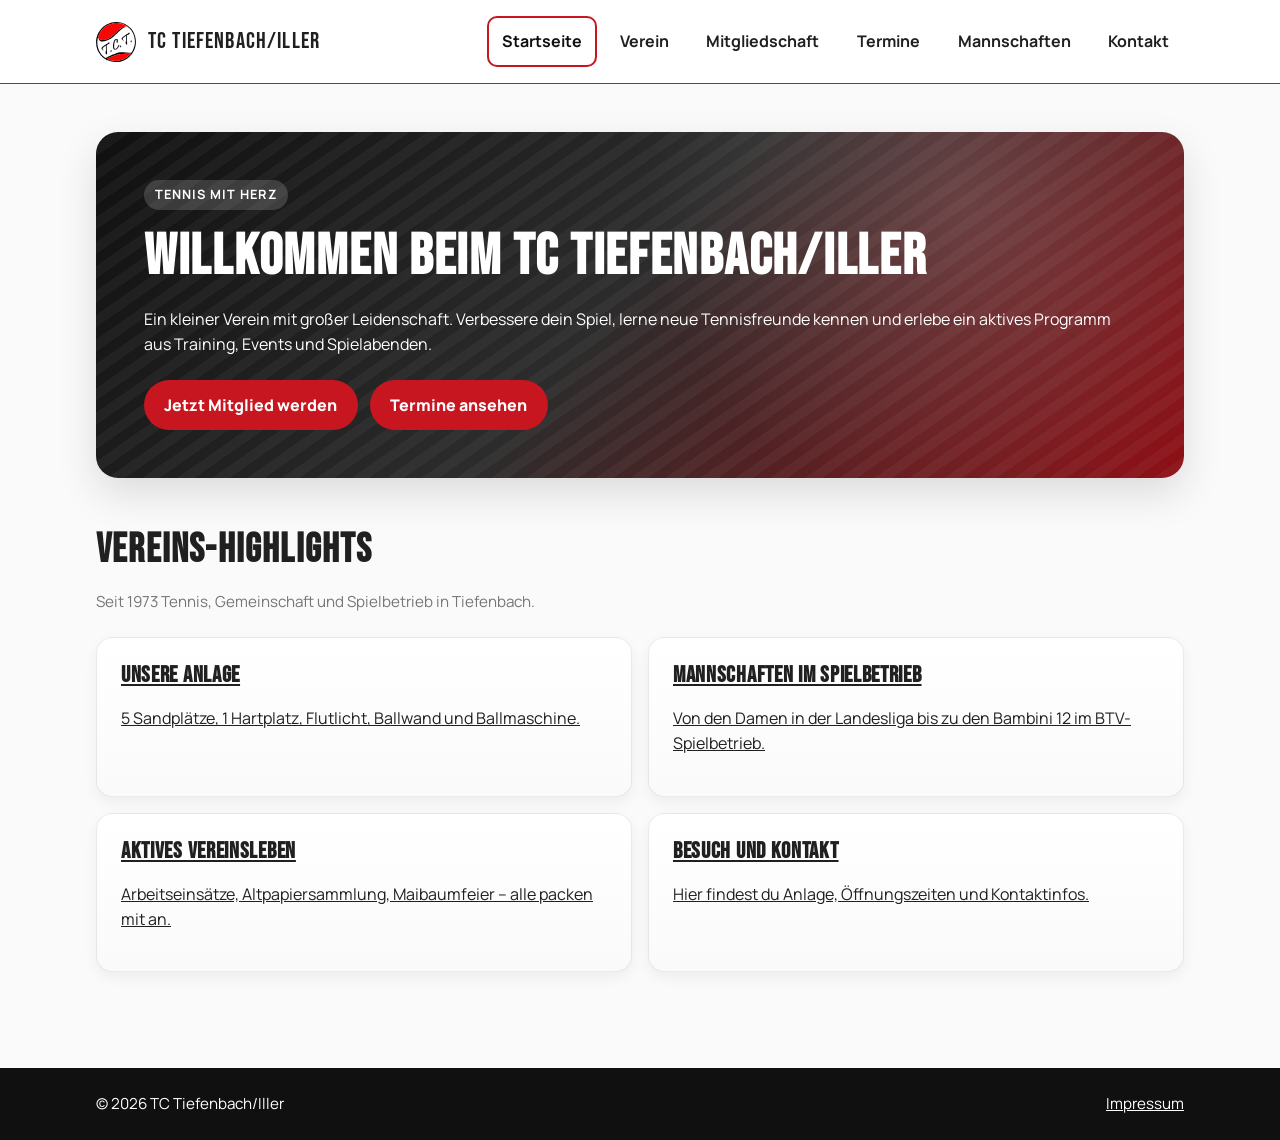
<file: index.html>
<!doctype html>
<html lang="de">
  <head>
    <meta charset="UTF-8" />
    <meta name="viewport" content="width=device-width, initial-scale=1.0" />
    <title>TC Tiefenbach/Iller | Startseite</title>
    <meta
      name="description"
      content="Der TC Tiefenbach/Iller ist ein einladender Tennisverein mit Training, Events und Spielbetrieb für alle Altersgruppen."
    />
    <meta property="og:title" content="TC Tiefenbach/Iller" />
    <meta
      property="og:description"
      content="Moderner, gemeinschaftsorientierter Tennissport für Einsteiger und Wettkampfspieler."
    />
    <meta property="og:type" content="website" />
    <link rel="preload" href="fonts/manrope-400.woff2" as="font" type="font/woff2" crossorigin="anonymous" />
    <link rel="preload" href="fonts/manrope-700.woff2" as="font" type="font/woff2" crossorigin="anonymous" />
    <link rel="preload" href="fonts/bebas-neue-400.woff2" as="font" type="font/woff2" crossorigin="anonymous" />
    <link rel="icon" href="images/tc-tiefenbach-logo-without-text.svg" type="image/svg+xml" />
    <link rel="stylesheet" href="css/style.css" />
  </head>
  <body class="home-page">
    <a class="skip-link" href="#main-content">Zum Inhalt springen</a>
    <header class="site-header">
      <div class="header-inner">
        <a class="brand" href="index.html" aria-label="TC Tiefenbach/Iller Startseite">
          <span class="brand-mark" aria-hidden="true"></span>
          <span class="brand-text">TC Tiefenbach/Iller</span>
        </a>
        <button
          class="nav-toggle"
          type="button"
          data-nav-toggle
          aria-expanded="false"
          aria-controls="primary-nav"
        >
          Menü
        </button>
        <nav id="primary-nav" class="primary-nav" data-primary-nav aria-label="Hauptnavigation">
          <ul>
            <li><a aria-current="page" href="index.html">Startseite</a></li>
            <li><a href="about.html">Verein</a></li>
            <li><a href="membership.html">Mitgliedschaft</a></li>
            <li><a href="schedule.html">Termine</a></li>
            <li><a href="teams.html">Mannschaften</a></li>
            <li><a href="contact.html">Kontakt</a></li>
          </ul>
        </nav>
      </div>
    </header>

    <main id="main-content" class="page">
      <section class="hero reveal">
        <span class="kicker">Tennis mit Herz</span>
        <h1>Willkommen beim TC Tiefenbach/Iller</h1>
        <p>
          Ein kleiner Verein mit großer Leidenschaft. Verbessere dein Spiel, lerne
          neue Tennisfreunde kennen und erlebe ein aktives Programm aus Training,
          Events und Spielabenden.
        </p>
        <div class="actions">
          <a class="btn btn-primary" href="membership.html">Jetzt Mitglied werden</a>
          <a class="btn btn-primary" href="schedule.html">Termine ansehen</a>
        </div>
      </section>

      <section class="section reveal" aria-labelledby="highlights-title">
        <div class="section-header">
          <h2 id="highlights-title">Vereins-Highlights</h2>
          <p class="meta">Seit 1973 Tennis, Gemeinschaft und Spielbetrieb in Tiefenbach.</p>
        </div>
        <div class="grid two">
          <a class="card card-muted" href="about.html">
            <h3>Unsere Anlage</h3>
            <p>5 Sandplätze, 1 Hartplatz, Flutlicht, Ballwand und Ballmaschine.</p>
          </a>
          <a class="card card-muted" href="teams.html">
            <h3>Mannschaften im Spielbetrieb</h3>
            <p>Von den Damen in der Landesliga bis zu den Bambini 12 im BTV-Spielbetrieb.</p>
          </a>
          <a class="card card-muted" href="schedule.html">
            <h3>Aktives Vereinsleben</h3>
            <p>Arbeitseinsätze, Altpapiersammlung, Maibaumfeier – alle packen mit an.</p>
          </a>
          <a class="card card-muted" href="contact.html">
            <h3>Besuch und Kontakt</h3>
            <p>Hier findest du Anlage, Öffnungszeiten und Kontaktinfos.</p>
          </a>
        </div>
      </section>
    </main>

    <footer class="site-footer">
      <div class="footer-inner">
        <p class="meta">© 2026 TC Tiefenbach/Iller</p>
        <p class="meta"><a href="impressum.html">Impressum</a></p>
      </div>
    </footer>
    <script src="js/main.js"></script>
  </body>
</html>
</file>
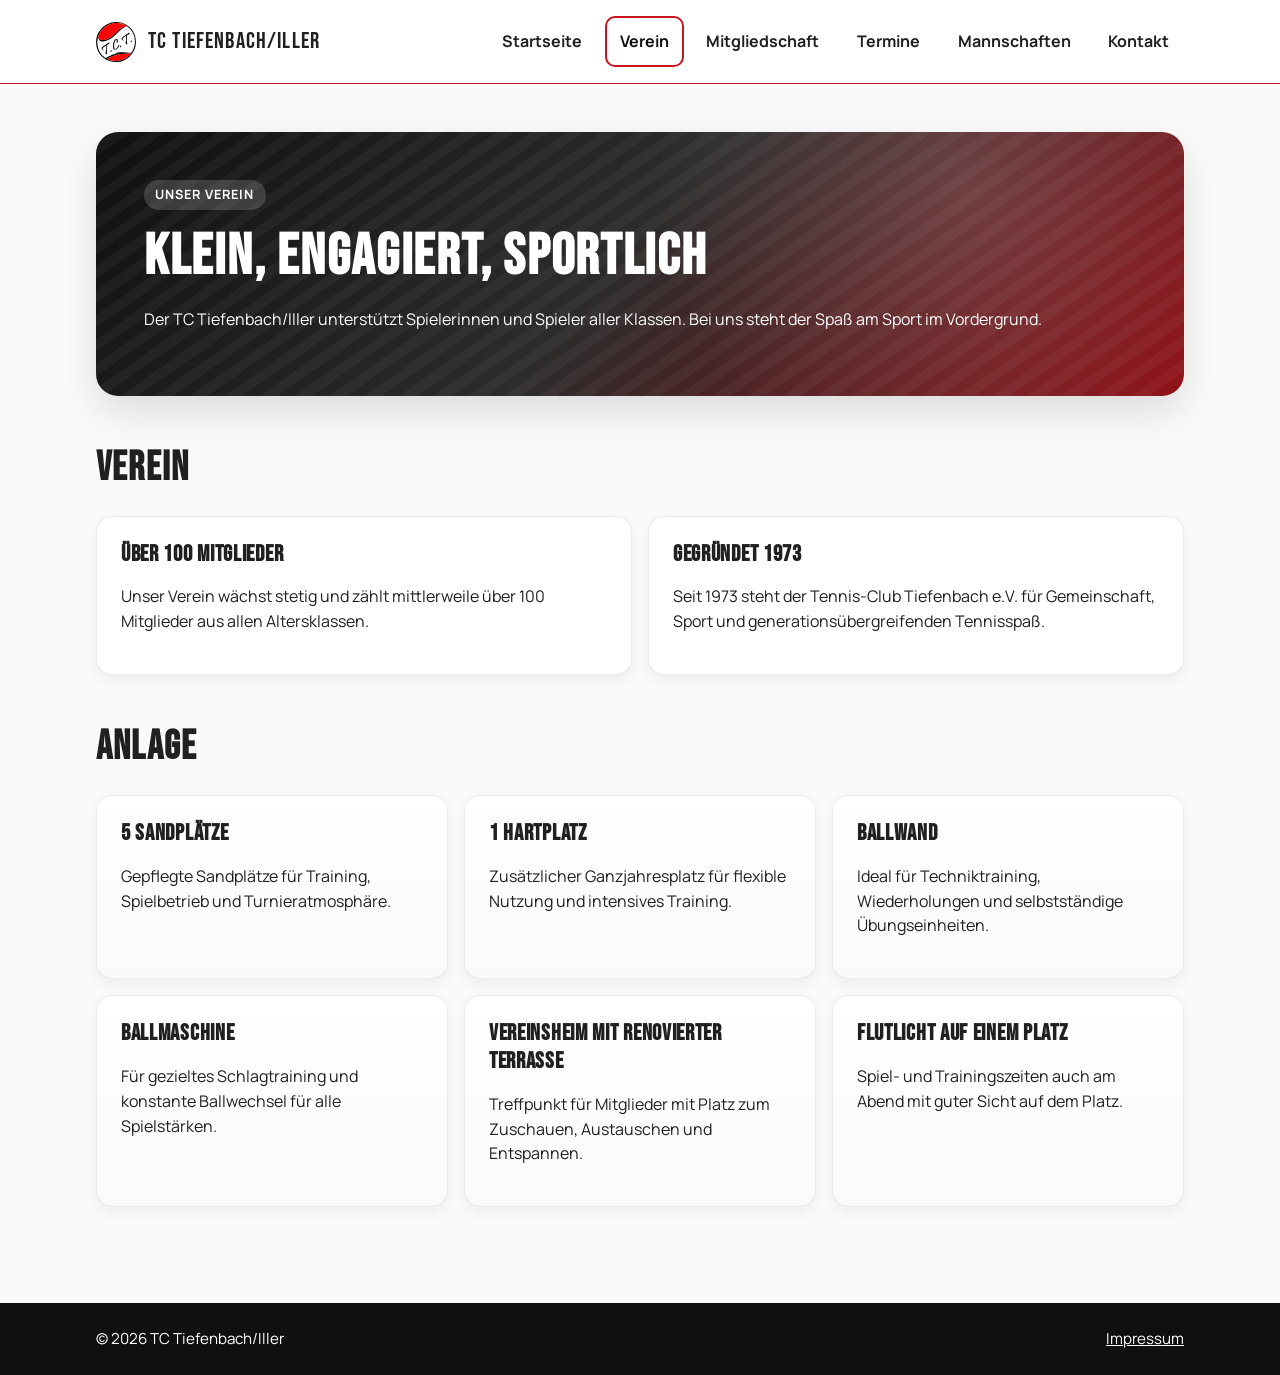
<file: about.html>
<!doctype html>
<html lang="de">
  <head>
    <meta charset="UTF-8" />
    <meta name="viewport" content="width=device-width, initial-scale=1.0" />
    <title>TC Tiefenbach/Iller | Verein</title>
    <meta
      name="description"
      content="Erfahre mehr über Leitbild, Trainingsphilosophie und Anlage des TC Tiefenbach/Iller."
    />
    <link rel="preload" href="fonts/manrope-400.woff2" as="font" type="font/woff2" crossorigin="anonymous" />
    <link rel="preload" href="fonts/manrope-700.woff2" as="font" type="font/woff2" crossorigin="anonymous" />
    <link rel="preload" href="fonts/bebas-neue-400.woff2" as="font" type="font/woff2" crossorigin="anonymous" />
    <link rel="icon" href="images/tc-tiefenbach-logo-without-text.svg" type="image/svg+xml" />
    <link rel="stylesheet" href="css/style.css" />
  </head>
  <body class="about-page">
    <a class="skip-link" href="#main-content">Zum Inhalt springen</a>
    <header class="site-header">
      <div class="header-inner">
        <a class="brand" href="index.html" aria-label="TC Tiefenbach/Iller Startseite">
          <span class="brand-mark" aria-hidden="true"></span>
          <span class="brand-text">TC Tiefenbach/Iller</span>
        </a>
        <button
          class="nav-toggle"
          type="button"
          data-nav-toggle
          aria-expanded="false"
          aria-controls="primary-nav"
        >
          Menü
        </button>
        <nav id="primary-nav" class="primary-nav" data-primary-nav aria-label="Hauptnavigation">
          <ul>
            <li><a href="index.html">Startseite</a></li>
            <li><a aria-current="page" href="about.html">Verein</a></li>
            <li><a href="membership.html">Mitgliedschaft</a></li>
            <li><a href="schedule.html">Termine</a></li>
            <li><a href="teams.html">Mannschaften</a></li>
            <li><a href="contact.html">Kontakt</a></li>
          </ul>
        </nav>
      </div>
    </header>

    <main id="main-content" class="page">
      <section class="hero reveal">
        <span class="kicker">Unser Verein</span>
        <h1>Klein, engagiert, sportlich</h1>
        <p>
          Der TC Tiefenbach/Iller unterstützt Spielerinnen und Spieler aller Klassen.
          Bei uns steht der Spaß am Sport im Vordergrund.
        </p>
      </section>

      <section class="section reveal" aria-labelledby="mission-title">
        <div class="section-header">
          <h2 id="mission-title">Verein</h2>
        </div>
        <div class="grid two">
          <article class="card">
            <h3>Über 100 Mitglieder</h3>
            <p>
              Unser Verein wächst stetig und zählt mittlerweile über 100 Mitglieder
              aus allen Altersklassen.
            </p>
          </article>
          <article class="card">
            <h3>Gegründet 1973</h3>
            <p>
              Seit 1973 steht der Tennis-Club Tiefenbach e.V. für Gemeinschaft, Sport und
              generationsübergreifenden Tennisspaß.
            </p>
          </article>
        </div>
      </section>

      <section class="section reveal" aria-labelledby="facilities-title">
        <div class="section-header">
          <h2 id="facilities-title">Anlage</h2>
        </div>
        <div class="grid three">
          <article class="card card-muted">
            <h3>5 Sandplätze</h3>
            <p>Gepflegte Sandplätze für Training, Spielbetrieb und Turnieratmosphäre.</p>
          </article>
          <article class="card card-muted">
            <h3>1 Hartplatz</h3>
            <p>Zusätzlicher Ganzjahresplatz für flexible Nutzung und intensives Training.</p>
          </article>
          <article class="card card-muted">
            <h3>Ballwand</h3>
            <p>Ideal für Techniktraining, Wiederholungen und selbstständige Übungseinheiten.</p>
          </article>
          <article class="card card-muted">
            <h3>Ballmaschine</h3>
            <p>Für gezieltes Schlagtraining und konstante Ballwechsel für alle Spielstärken.</p>
          </article>
          <article class="card card-muted">
            <h3>Vereinsheim mit renovierter Terrasse</h3>
            <p>Treffpunkt für Mitglieder mit Platz zum Zuschauen, Austauschen und Entspannen.</p>
          </article>
          <article class="card card-muted">
            <h3>Flutlicht auf einem Platz</h3>
            <p>Spiel- und Trainingszeiten auch am Abend mit guter Sicht auf dem Platz.</p>
          </article>
        </div>
      </section>
    </main>

    <footer class="site-footer">
      <div class="footer-inner">
        <p class="meta">© 2026 TC Tiefenbach/Iller</p>
        <p class="meta"><a href="impressum.html">Impressum</a></p>
      </div>
    </footer>
    <script src="js/main.js"></script>
  </body>
</html>
</file>
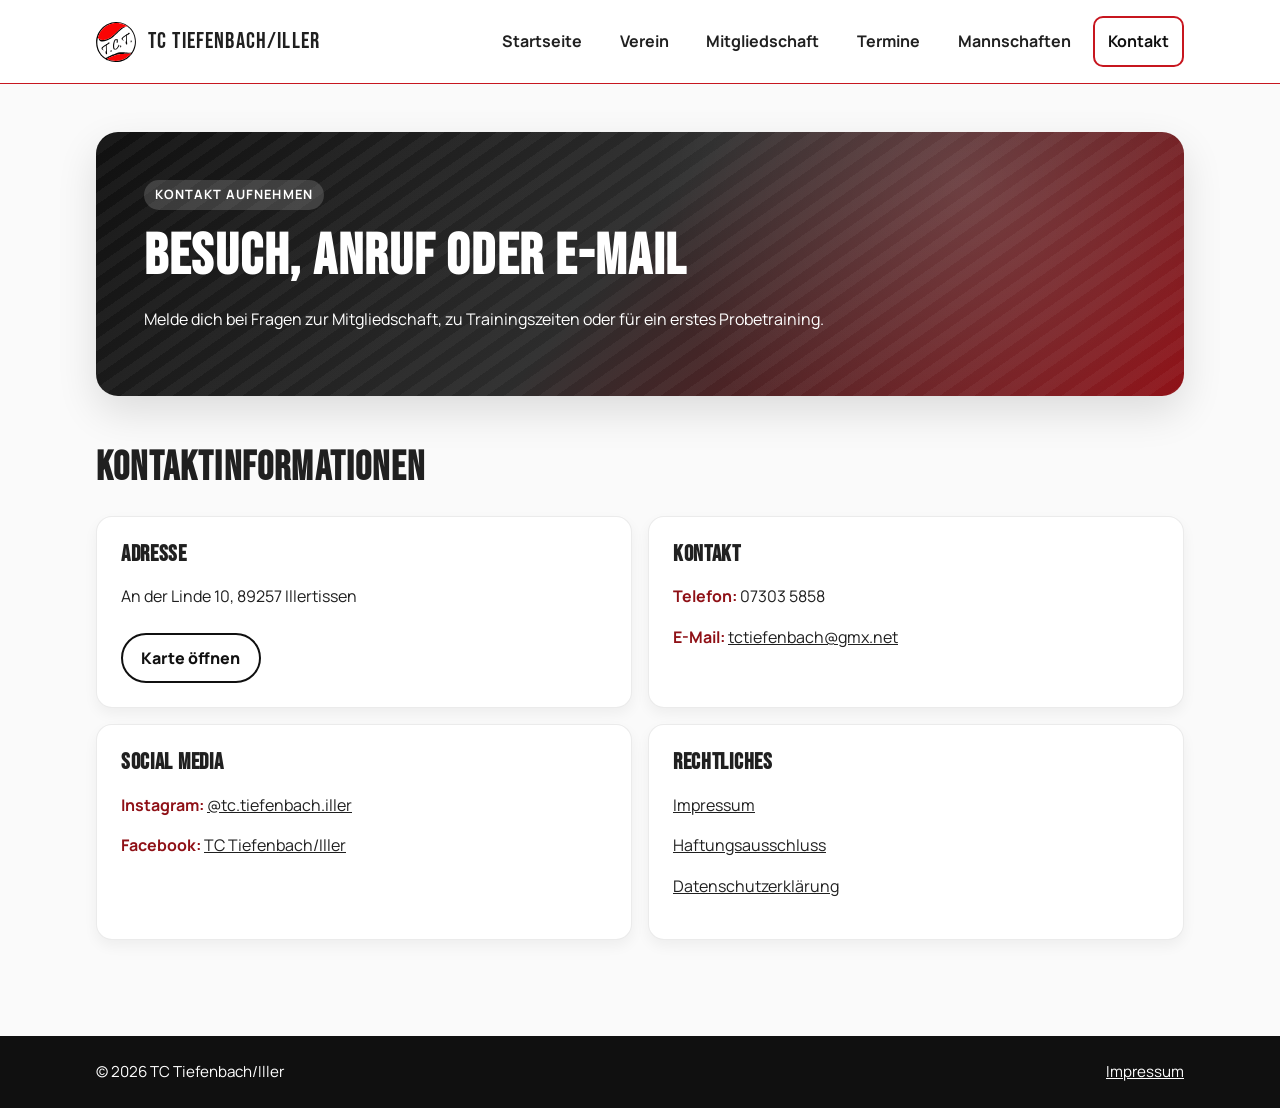
<file: contact.html>
<!doctype html>
<html lang="de">
  <head>
    <meta charset="UTF-8" />
    <meta name="viewport" content="width=device-width, initial-scale=1.0" />
    <title>TC Tiefenbach/Iller | Kontakt</title>
    <meta
      name="description"
      content="Kontakt zum TC Tiefenbach/Iller für Mitgliedschaft, Trainingszeiten und Fragen."
    />
    <link rel="preload" href="fonts/manrope-400.woff2" as="font" type="font/woff2" crossorigin="anonymous" />
    <link rel="preload" href="fonts/manrope-700.woff2" as="font" type="font/woff2" crossorigin="anonymous" />
    <link rel="preload" href="fonts/bebas-neue-400.woff2" as="font" type="font/woff2" crossorigin="anonymous" />
    <link rel="icon" href="images/tc-tiefenbach-logo-without-text.svg" type="image/svg+xml" />
    <link rel="stylesheet" href="css/style.css" />
  </head>
  <body class="contact-page">
    <a class="skip-link" href="#main-content">Zum Inhalt springen</a>
    <header class="site-header">
      <div class="header-inner">
        <a class="brand" href="index.html" aria-label="TC Tiefenbach/Iller Startseite">
          <span class="brand-mark" aria-hidden="true"></span>
          <span class="brand-text">TC Tiefenbach/Iller</span>
        </a>
        <button
          class="nav-toggle"
          type="button"
          data-nav-toggle
          aria-expanded="false"
          aria-controls="primary-nav"
        >
          Menü
        </button>
        <nav id="primary-nav" class="primary-nav" data-primary-nav aria-label="Hauptnavigation">
          <ul>
            <li><a href="index.html">Startseite</a></li>
            <li><a href="about.html">Verein</a></li>
            <li><a href="membership.html">Mitgliedschaft</a></li>
            <li><a href="schedule.html">Termine</a></li>
            <li><a href="teams.html">Mannschaften</a></li>
            <li><a aria-current="page" href="contact.html">Kontakt</a></li>
          </ul>
        </nav>
      </div>
    </header>

    <main id="main-content" class="page">
      <section class="hero reveal">
        <span class="kicker">Kontakt aufnehmen</span>
        <h1>Besuch, Anruf oder E-Mail</h1>
        <p>
          Melde dich bei Fragen zur Mitgliedschaft, zu Trainingszeiten oder für ein
          erstes Probetraining.
        </p>
      </section>

      <section class="section reveal" aria-labelledby="contact-title">
        <div class="section-header">
          <h2 id="contact-title">Kontaktinformationen</h2>
        </div>
        <div class="grid two">
          <article class="card">
            <h3>Adresse</h3>
            <p>An der Linde 10, 89257 Illertissen</p>
            <div class="actions">
              <a
                class="btn btn-secondary"
                href="https://www.openstreetmap.org/way/71460845#map=18/48.247544/10.118242"
                target="_blank"
                rel="noopener noreferrer"
              >
                Karte öffnen
              </a>
          </article>
          <article class="card">
            <h3>Kontakt</h3>
            <p><strong>Telefon:</strong> 07303 5858</p>
            <p><strong>E-Mail:</strong> <a href="mailto:tctiefenbach@gmx.net">tctiefenbach@gmx.net</a></p>
          </article>
          <article class="card">
            <h3>Social Media</h3>
            <p><strong>Instagram:</strong> <a href="https://www.instagram.com/tc.tiefenbach.iller/" target="_blank" rel="noopener noreferrer">@tc.tiefenbach.iller</a></p>
            <p><strong>Facebook:</strong> <a href="https://www.facebook.com/p/TC-Tiefenbach-Iller-100054295969662/" target="_blank" rel="noopener noreferrer">TC Tiefenbach/Iller</a></p>
          </article>
          <article class="card">
            <h3>Rechtliches</h3>
            <p><a href="impressum.html">Impressum</a></p>
            <p><a href="impressum.html#haftung-title">Haftungsausschluss</a></p>
            <p><a href="impressum.html#datenschutz-title">Datenschutzerklärung</a></p>
          </article>
        </div>
      </section>
    </main>

    <footer class="site-footer">
      <div class="footer-inner">
        <p class="meta">© 2026 TC Tiefenbach/Iller</p>
        <p class="meta"><a href="impressum.html">Impressum</a></p>
      </div>
    </footer>
    <script src="js/main.js"></script>
  </body>
</html>
</file>
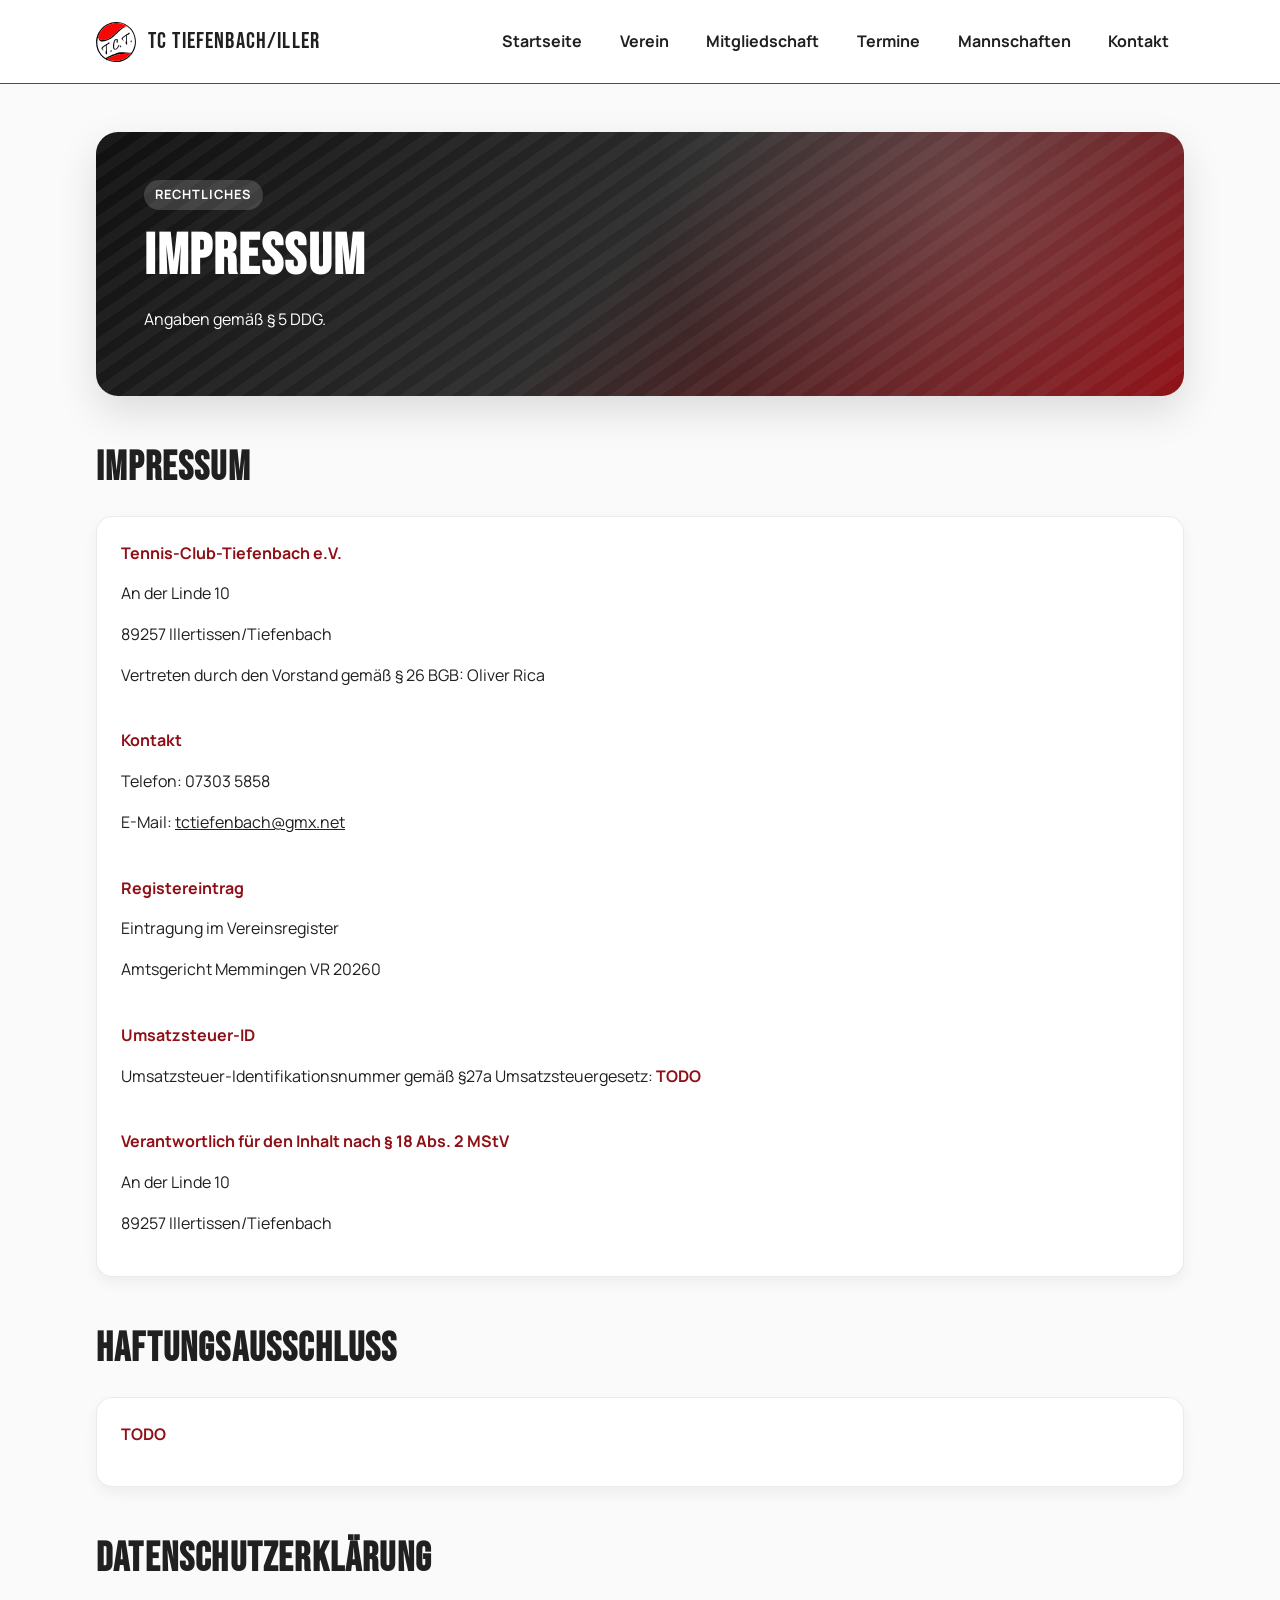
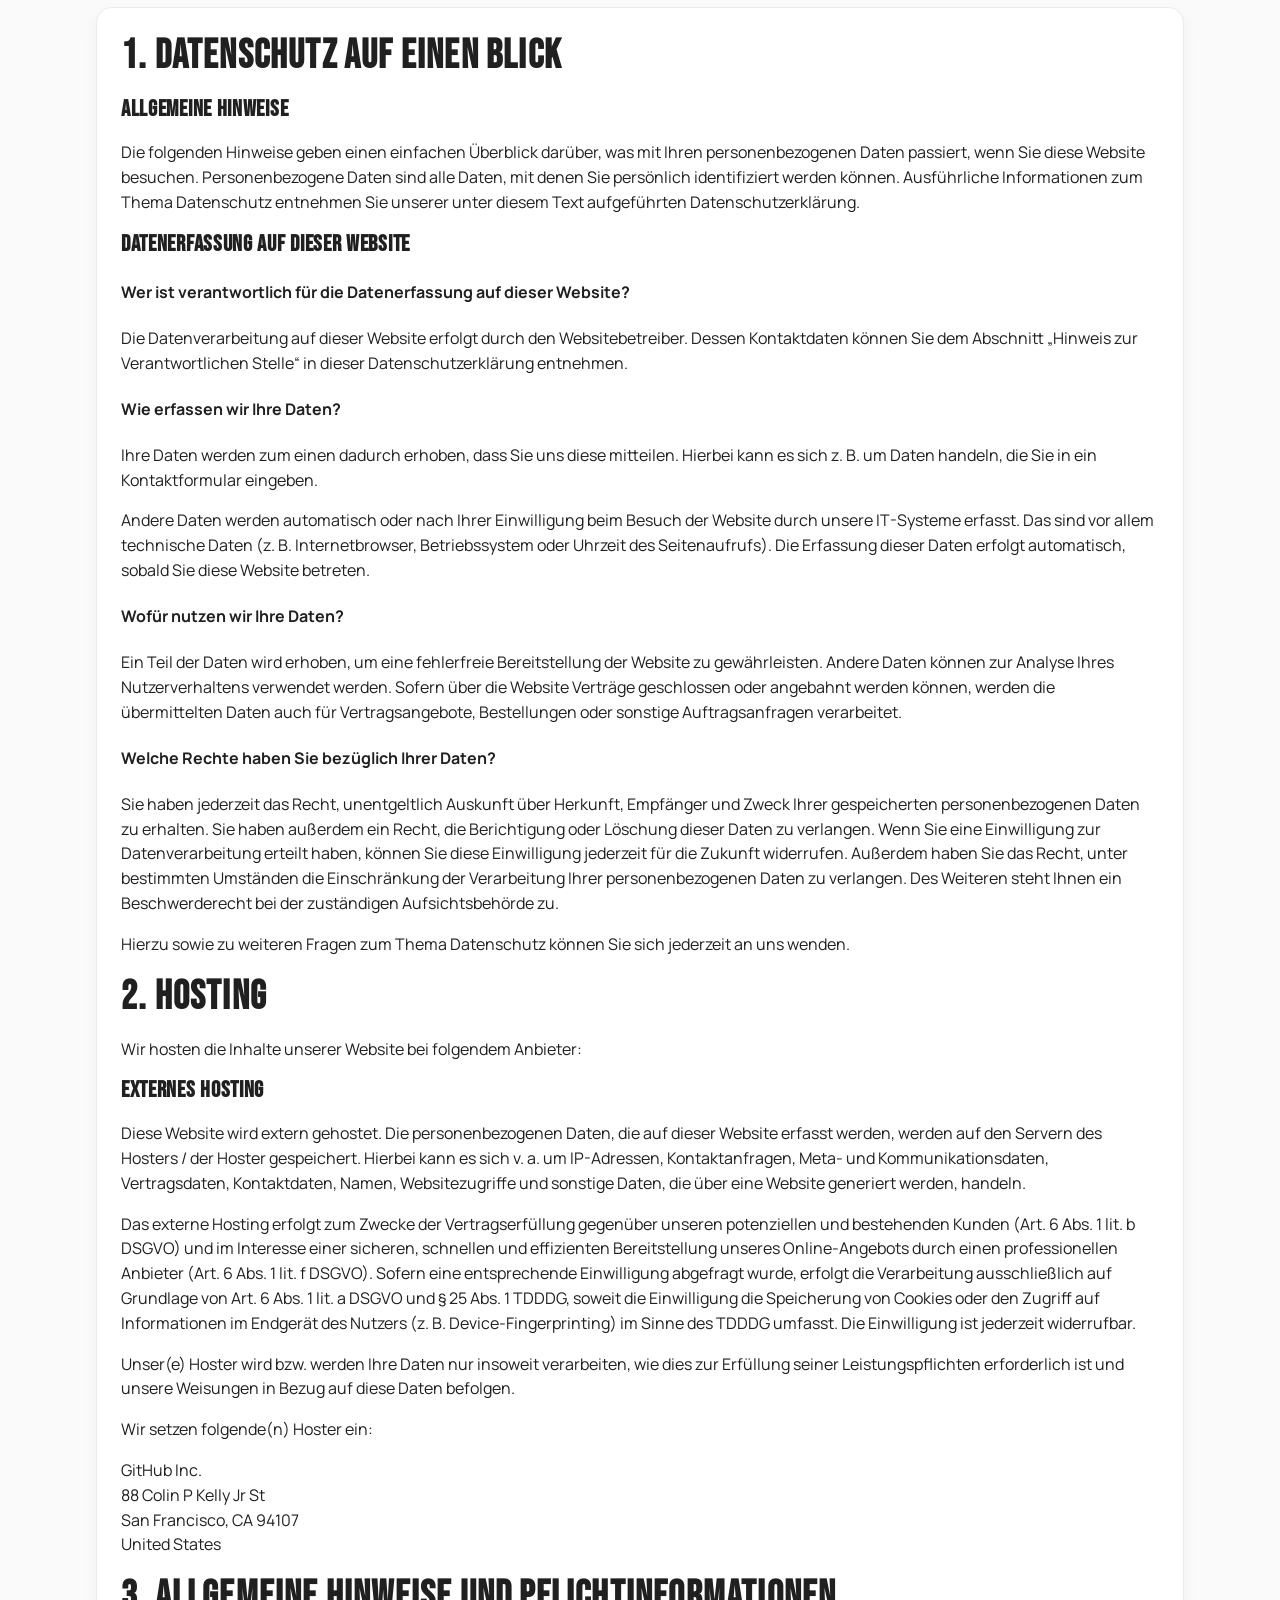
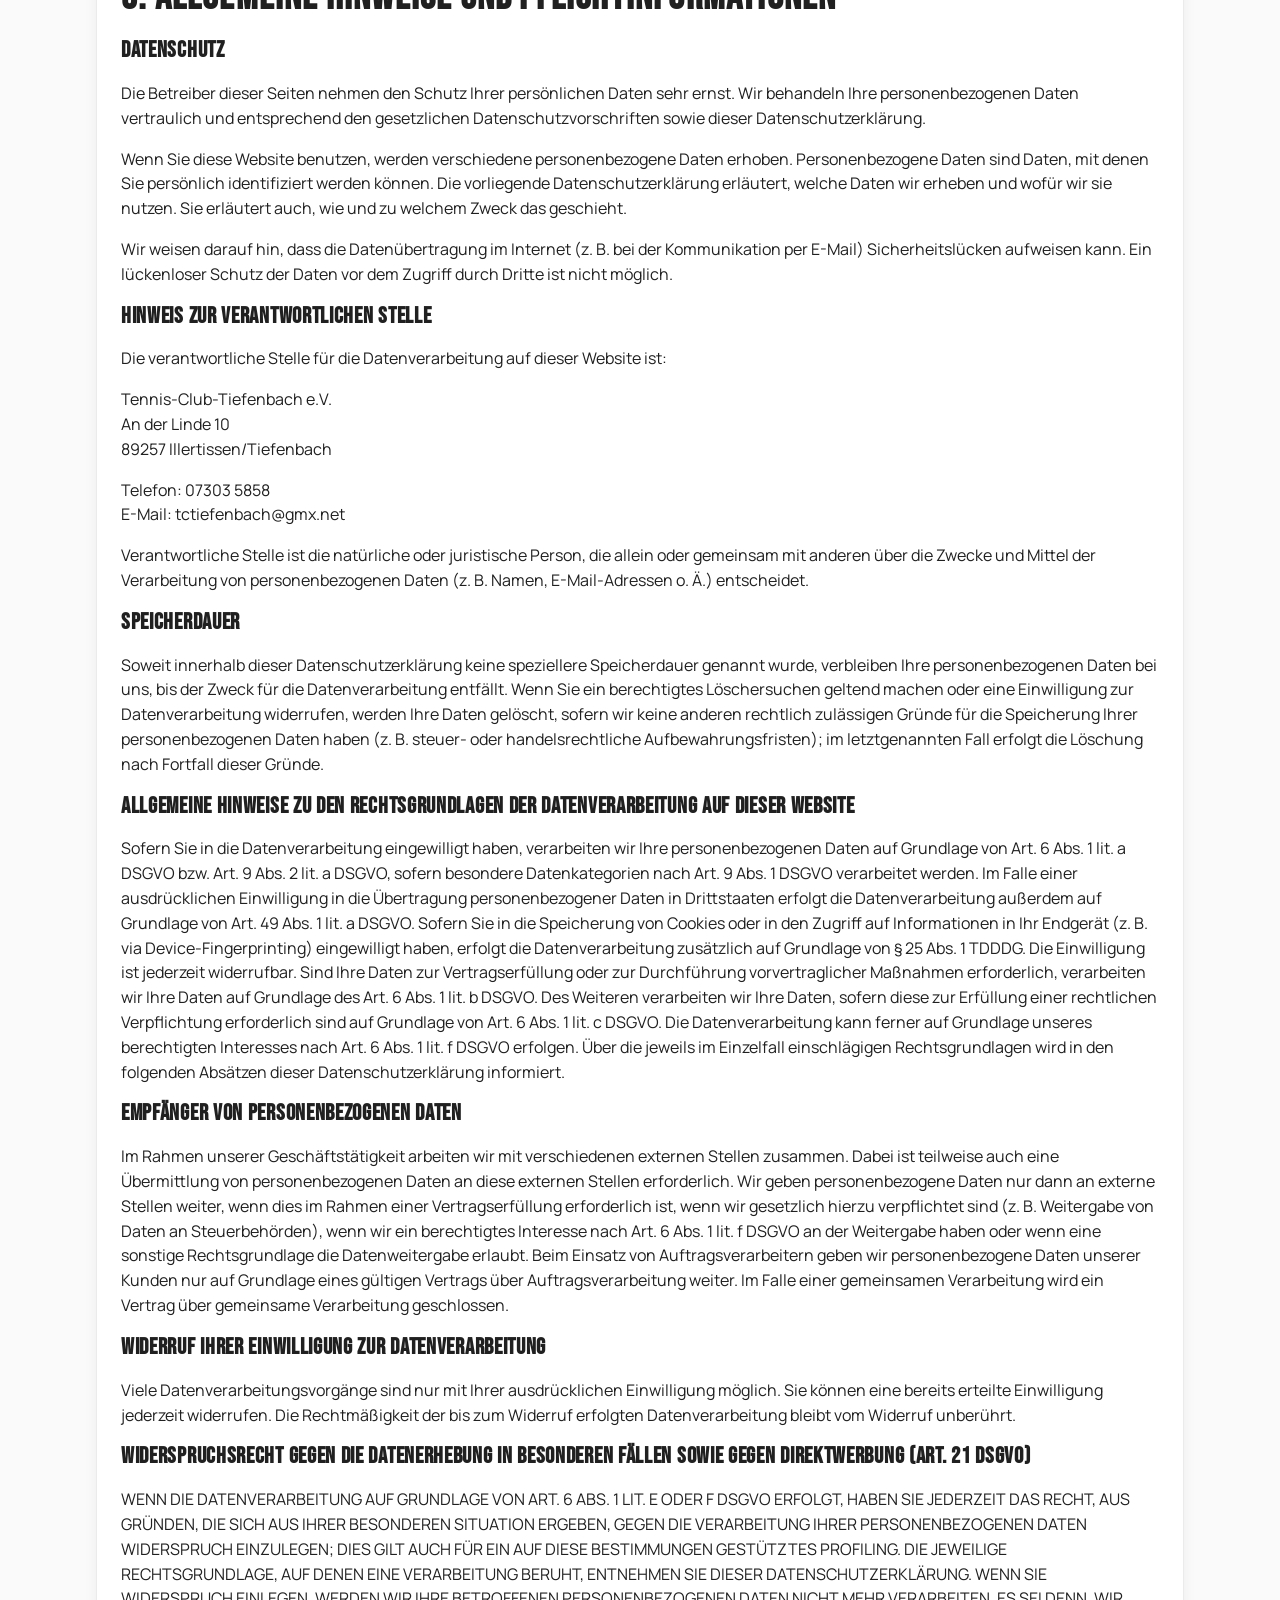
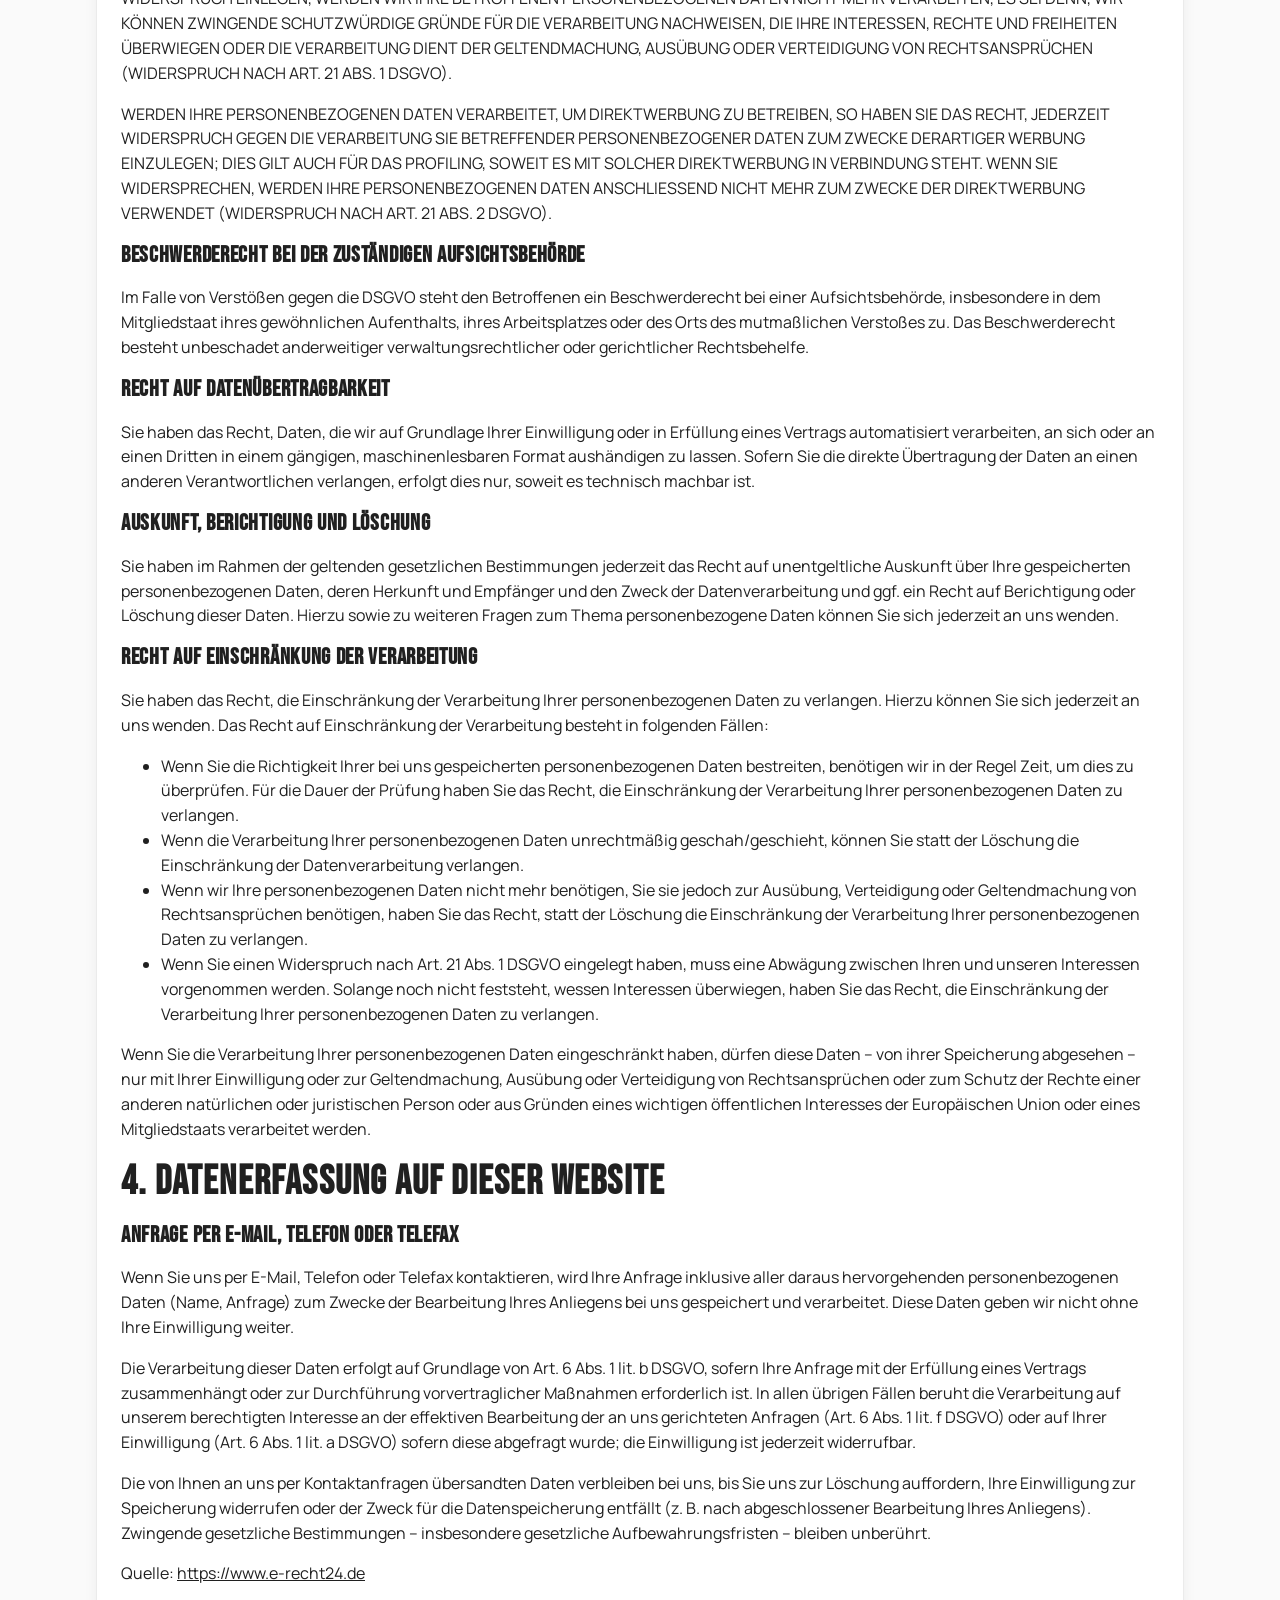
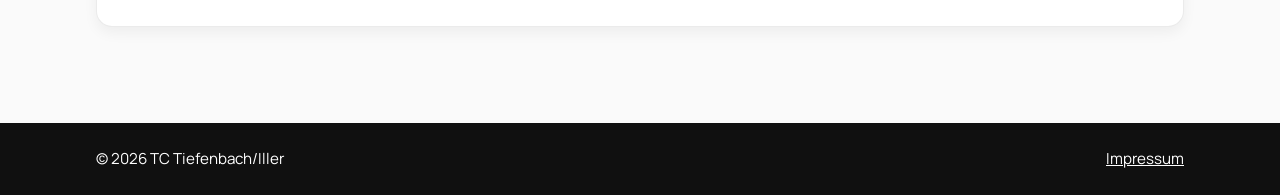
<file: impressum.html>
<!doctype html>
<html lang="de">
  <head>
    <meta charset="UTF-8" />
    <meta name="viewport" content="width=device-width, initial-scale=1.0" />
    <title>TC Tiefenbach/Iller | Impressum</title>
    <meta
      name="description"
      content="Impressum des TC Tiefenbach/Iller mit Angaben nach TMG."
    />
    <link rel="preload" href="fonts/manrope-400.woff2" as="font" type="font/woff2" crossorigin="anonymous" />
    <link rel="preload" href="fonts/manrope-700.woff2" as="font" type="font/woff2" crossorigin="anonymous" />
    <link rel="preload" href="fonts/bebas-neue-400.woff2" as="font" type="font/woff2" crossorigin="anonymous" />
    <link rel="icon" href="images/tc-tiefenbach-logo-without-text.svg" type="image/svg+xml" />
    <link rel="stylesheet" href="css/style.css" />
  </head>
  <body class="about-page">
    <a class="skip-link" href="#main-content">Zum Inhalt springen</a>
    <header class="site-header">
      <div class="header-inner">
        <a class="brand" href="index.html" aria-label="TC Tiefenbach/Iller Startseite">
          <span class="brand-mark" aria-hidden="true"></span>
          <span class="brand-text">TC Tiefenbach/Iller</span>
        </a>
        <button
          class="nav-toggle"
          type="button"
          data-nav-toggle
          aria-expanded="false"
          aria-controls="primary-nav"
        >
          Menü
        </button>
        <nav id="primary-nav" class="primary-nav" data-primary-nav aria-label="Hauptnavigation">
          <ul>
            <li><a href="index.html">Startseite</a></li>
            <li><a href="about.html">Verein</a></li>
            <li><a href="membership.html">Mitgliedschaft</a></li>
            <li><a href="schedule.html">Termine</a></li>
            <li><a href="teams.html">Mannschaften</a></li>
            <li><a href="contact.html">Kontakt</a></li>
          </ul>
        </nav>
      </div>
    </header>

    <main id="main-content" class="page">
      <section class="hero reveal">
        <span class="kicker">Rechtliches</span>
        <h1>Impressum</h1>
        <p>Angaben gemäß § 5 DDG.</p>
      </section>

      <section class="section reveal" aria-labelledby="imprint-title">
        <div class="section-header">
          <h2 id="imprint-title">Impressum</h2>
        </div>
        <article class="card">
          <p><strong>Tennis-Club-Tiefenbach e.V.</strong></p>
          <p>An der Linde 10</p>
          <p>89257 Illertissen/Tiefenbach</p>
          <p>Vertreten durch den Vorstand gemäß § 26 BGB: Oliver Rica</p>
          <br>
          <p><strong>Kontakt</strong></p>
          <p>Telefon: 07303 5858</p>
          <p>E-Mail: <a href="mailto:tctiefenbach@gmx.net">tctiefenbach@gmx.net</a></p>
          <br>
          <p><strong>Registereintrag</strong></p>
          <p>Eintragung im Vereinsregister</p>
          <p>Amtsgericht Memmingen VR 20260</p>
          <br>
          <p><strong>Umsatzsteuer-ID</strong></p>
          <p>Umsatzsteuer-Identifikationsnummer gemäß §27a Umsatzsteuergesetz: <strong>TODO</strong></p>
          <br>
          <p><strong>Verantwortlich für den Inhalt nach § 18 Abs. 2 MStV</strong></p>
          <p>An der Linde 10</p>
          <p>89257 Illertissen/Tiefenbach</p>
        </article>
      </section>

      <section class="section reveal" aria-labelledby="haftung-title">
        <div class="section-header">
          <h2 id="haftung-title">Haftungsausschluss</h2>
        </div>
        <article class="card">
          <p><strong>TODO</strong></p>
        </article>
      </section>

      <section class="section reveal" aria-labelledby="datenschutz-title">
        <div class="section-header">
          <h2 id="datenschutz-title">Datenschutzerklärung</h2>
        </div>
        <article class="card">
          <h2>1. Datenschutz auf einen Blick</h2>
          <h3>Allgemeine Hinweise</h3> <p>Die folgenden Hinweise geben einen einfachen &Uuml;berblick dar&uuml;ber, was mit Ihren personenbezogenen Daten passiert, wenn Sie diese Website besuchen. Personenbezogene Daten sind alle Daten, mit denen Sie pers&ouml;nlich identifiziert werden k&ouml;nnen. Ausf&uuml;hrliche Informationen zum Thema Datenschutz entnehmen Sie unserer unter diesem Text aufgef&uuml;hrten Datenschutzerkl&auml;rung.</p>
          <h3>Datenerfassung auf dieser Website</h3> <h4>Wer ist verantwortlich f&uuml;r die Datenerfassung auf dieser Website?</h4> <p>Die Datenverarbeitung auf dieser Website erfolgt durch den Websitebetreiber. Dessen Kontaktdaten k&ouml;nnen Sie dem Abschnitt &bdquo;Hinweis zur Verantwortlichen Stelle&ldquo; in dieser Datenschutzerkl&auml;rung entnehmen.</p> <h4>Wie erfassen wir Ihre Daten?</h4> <p>Ihre Daten werden zum einen dadurch erhoben, dass Sie uns diese mitteilen. Hierbei kann es sich z.&nbsp;B. um Daten handeln, die Sie in ein Kontaktformular eingeben.</p> <p>Andere Daten werden automatisch oder nach Ihrer Einwilligung beim Besuch der Website durch unsere IT-Systeme erfasst. Das sind vor allem technische Daten (z.&nbsp;B. Internetbrowser, Betriebssystem oder Uhrzeit des Seitenaufrufs). Die Erfassung dieser Daten erfolgt automatisch, sobald Sie diese Website betreten.</p> <h4>Wof&uuml;r nutzen wir Ihre Daten?</h4> <p>Ein Teil der Daten wird erhoben, um eine fehlerfreie Bereitstellung der Website zu gew&auml;hrleisten. Andere Daten k&ouml;nnen zur Analyse Ihres Nutzerverhaltens verwendet werden. Sofern &uuml;ber die Website Vertr&auml;ge geschlossen oder angebahnt werden k&ouml;nnen, werden die &uuml;bermittelten Daten auch f&uuml;r Vertragsangebote, Bestellungen oder sonstige Auftragsanfragen verarbeitet.</p> <h4>Welche Rechte haben Sie bez&uuml;glich Ihrer Daten?</h4> <p>Sie haben jederzeit das Recht, unentgeltlich Auskunft &uuml;ber Herkunft, Empf&auml;nger und Zweck Ihrer gespeicherten personenbezogenen Daten zu erhalten. Sie haben au&szlig;erdem ein Recht, die Berichtigung oder L&ouml;schung dieser Daten zu verlangen. Wenn Sie eine Einwilligung zur Datenverarbeitung erteilt haben, k&ouml;nnen Sie diese Einwilligung jederzeit f&uuml;r die Zukunft widerrufen. Au&szlig;erdem haben Sie das Recht, unter bestimmten Umst&auml;nden die Einschr&auml;nkung der Verarbeitung Ihrer personenbezogenen Daten zu verlangen. Des Weiteren steht Ihnen ein Beschwerderecht bei der zust&auml;ndigen Aufsichtsbeh&ouml;rde zu.</p> <p>Hierzu sowie zu weiteren Fragen zum Thema Datenschutz k&ouml;nnen Sie sich jederzeit an uns wenden.</p>
          <h2>2. Hosting</h2>
          <p>Wir hosten die Inhalte unserer Website bei folgendem Anbieter:</p>
          <h3>Externes Hosting</h3> <p>Diese Website wird extern gehostet. Die personenbezogenen Daten, die auf dieser Website erfasst werden, werden auf den Servern des Hosters / der Hoster gespeichert. Hierbei kann es sich v.&nbsp;a. um IP-Adressen, Kontaktanfragen, Meta- und Kommunikationsdaten, Vertragsdaten, Kontaktdaten, Namen, Websitezugriffe und sonstige Daten, die &uuml;ber eine Website generiert werden, handeln.</p> <p>Das externe Hosting erfolgt zum Zwecke der Vertragserf&uuml;llung gegen&uuml;ber unseren potenziellen und bestehenden Kunden (Art. 6 Abs. 1 lit. b DSGVO) und im Interesse einer sicheren, schnellen und effizienten Bereitstellung unseres Online-Angebots durch einen professionellen Anbieter (Art. 6 Abs. 1 lit. f DSGVO). Sofern eine entsprechende Einwilligung abgefragt wurde, erfolgt die Verarbeitung ausschlie&szlig;lich auf Grundlage von Art. 6 Abs. 1 lit. a DSGVO und &sect; 25 Abs. 1 TDDDG, soweit die Einwilligung die Speicherung von Cookies oder den Zugriff auf Informationen im Endger&auml;t des Nutzers (z.&nbsp;B. Device-Fingerprinting) im Sinne des TDDDG umfasst. Die Einwilligung ist jederzeit widerrufbar.</p> <p>Unser(e) Hoster wird bzw. werden Ihre Daten nur insoweit verarbeiten, wie dies zur Erf&uuml;llung seiner Leistungspflichten erforderlich ist und unsere Weisungen in Bezug auf diese Daten befolgen.</p> <p>Wir setzen folgende(n) Hoster ein:</p>
          <p>GitHub Inc.<br />
          88 Colin P Kelly Jr St<br />
          San Francisco, CA 94107<br />
          United States</p>
          <h2>3. Allgemeine Hinweise und Pflicht&shy;informationen</h2>
          <h3>Datenschutz</h3> <p>Die Betreiber dieser Seiten nehmen den Schutz Ihrer pers&ouml;nlichen Daten sehr ernst. Wir behandeln Ihre personenbezogenen Daten vertraulich und entsprechend den gesetzlichen Datenschutzvorschriften sowie dieser Datenschutzerkl&auml;rung.</p> <p>Wenn Sie diese Website benutzen, werden verschiedene personenbezogene Daten erhoben. Personenbezogene Daten sind Daten, mit denen Sie pers&ouml;nlich identifiziert werden k&ouml;nnen. Die vorliegende Datenschutzerkl&auml;rung erl&auml;utert, welche Daten wir erheben und wof&uuml;r wir sie nutzen. Sie erl&auml;utert auch, wie und zu welchem Zweck das geschieht.</p> <p>Wir weisen darauf hin, dass die Daten&uuml;bertragung im Internet (z.&nbsp;B. bei der Kommunikation per E-Mail) Sicherheitsl&uuml;cken aufweisen kann. Ein l&uuml;ckenloser Schutz der Daten vor dem Zugriff durch Dritte ist nicht m&ouml;glich.</p>
          <h3>Hinweis zur verantwortlichen Stelle</h3> <p>Die verantwortliche Stelle f&uuml;r die Datenverarbeitung auf dieser Website ist:</p> <p>Tennis-Club-Tiefenbach e.V.<br />
          An der Linde 10<br />
          89257 Illertissen/Tiefenbach</p>

          <p>Telefon: 07303 5858<br />
          E-Mail: tctiefenbach@gmx.net</p>
          <p>Verantwortliche Stelle ist die nat&uuml;rliche oder juristische Person, die allein oder gemeinsam mit anderen &uuml;ber die Zwecke und Mittel der Verarbeitung von personenbezogenen Daten (z.&nbsp;B. Namen, E-Mail-Adressen o. &Auml;.) entscheidet.</p>

          <h3>Speicherdauer</h3> <p>Soweit innerhalb dieser Datenschutzerkl&auml;rung keine speziellere Speicherdauer genannt wurde, verbleiben Ihre personenbezogenen Daten bei uns, bis der Zweck f&uuml;r die Datenverarbeitung entf&auml;llt. Wenn Sie ein berechtigtes L&ouml;schersuchen geltend machen oder eine Einwilligung zur Datenverarbeitung widerrufen, werden Ihre Daten gel&ouml;scht, sofern wir keine anderen rechtlich zul&auml;ssigen Gr&uuml;nde f&uuml;r die Speicherung Ihrer personenbezogenen Daten haben (z.&nbsp;B. steuer- oder handelsrechtliche Aufbewahrungsfristen); im letztgenannten Fall erfolgt die L&ouml;schung nach Fortfall dieser Gr&uuml;nde.</p>
          <h3>Allgemeine Hinweise zu den Rechtsgrundlagen der Datenverarbeitung auf dieser Website</h3> <p>Sofern Sie in die Datenverarbeitung eingewilligt haben, verarbeiten wir Ihre personenbezogenen Daten auf Grundlage von Art. 6 Abs. 1 lit. a DSGVO bzw. Art. 9 Abs. 2 lit. a DSGVO, sofern besondere Datenkategorien nach Art. 9 Abs. 1 DSGVO verarbeitet werden. Im Falle einer ausdr&uuml;cklichen Einwilligung in die &Uuml;bertragung personenbezogener Daten in Drittstaaten erfolgt die Datenverarbeitung au&szlig;erdem auf Grundlage von Art. 49 Abs. 1 lit. a DSGVO. Sofern Sie in die Speicherung von Cookies oder in den Zugriff auf Informationen in Ihr Endger&auml;t (z.&nbsp;B. via Device-Fingerprinting) eingewilligt haben, erfolgt die Datenverarbeitung zus&auml;tzlich auf Grundlage von &sect; 25 Abs. 1 TDDDG. Die Einwilligung ist jederzeit widerrufbar. Sind Ihre Daten zur Vertragserf&uuml;llung oder zur Durchf&uuml;hrung vorvertraglicher Ma&szlig;nahmen erforderlich, verarbeiten wir Ihre Daten auf Grundlage des Art. 6 Abs. 1 lit. b DSGVO. Des Weiteren verarbeiten wir Ihre Daten, sofern diese zur Erf&uuml;llung einer rechtlichen Verpflichtung erforderlich sind auf Grundlage von Art. 6 Abs. 1 lit. c DSGVO. Die Datenverarbeitung kann ferner auf Grundlage unseres berechtigten Interesses nach Art. 6 Abs. 1 lit. f DSGVO erfolgen. &Uuml;ber die jeweils im Einzelfall einschl&auml;gigen Rechtsgrundlagen wird in den folgenden Abs&auml;tzen dieser Datenschutzerkl&auml;rung informiert.</p>
          <h3>Empf&auml;nger von personenbezogenen Daten</h3> <p>Im Rahmen unserer Gesch&auml;ftst&auml;tigkeit arbeiten wir mit verschiedenen externen Stellen zusammen. Dabei ist teilweise auch eine &Uuml;bermittlung von personenbezogenen Daten an diese externen Stellen erforderlich. Wir geben personenbezogene Daten nur dann an externe Stellen weiter, wenn dies im Rahmen einer Vertragserf&uuml;llung erforderlich ist, wenn wir gesetzlich hierzu verpflichtet sind (z.&nbsp;B. Weitergabe von Daten an Steuerbeh&ouml;rden), wenn wir ein berechtigtes Interesse nach Art. 6 Abs. 1 lit. f DSGVO an der Weitergabe haben oder wenn eine sonstige Rechtsgrundlage die Datenweitergabe erlaubt. Beim Einsatz von Auftragsverarbeitern geben wir personenbezogene Daten unserer Kunden nur auf Grundlage eines g&uuml;ltigen Vertrags &uuml;ber Auftragsverarbeitung weiter. Im Falle einer gemeinsamen Verarbeitung wird ein Vertrag &uuml;ber gemeinsame Verarbeitung geschlossen.</p>
          <h3>Widerruf Ihrer Einwilligung zur Datenverarbeitung</h3> <p>Viele Datenverarbeitungsvorg&auml;nge sind nur mit Ihrer ausdr&uuml;cklichen Einwilligung m&ouml;glich. Sie k&ouml;nnen eine bereits erteilte Einwilligung jederzeit widerrufen. Die Rechtm&auml;&szlig;igkeit der bis zum Widerruf erfolgten Datenverarbeitung bleibt vom Widerruf unber&uuml;hrt.</p>
          <h3>Widerspruchsrecht gegen die Datenerhebung in besonderen F&auml;llen sowie gegen Direktwerbung (Art. 21 DSGVO)</h3> <p>WENN DIE DATENVERARBEITUNG AUF GRUNDLAGE VON ART. 6 ABS. 1 LIT. E ODER F DSGVO ERFOLGT, HABEN SIE JEDERZEIT DAS RECHT, AUS GR&Uuml;NDEN, DIE SICH AUS IHRER BESONDEREN SITUATION ERGEBEN, GEGEN DIE VERARBEITUNG IHRER PERSONENBEZOGENEN DATEN WIDERSPRUCH EINZULEGEN; DIES GILT AUCH F&Uuml;R EIN AUF DIESE BESTIMMUNGEN GEST&Uuml;TZTES PROFILING. DIE JEWEILIGE RECHTSGRUNDLAGE, AUF DENEN EINE VERARBEITUNG BERUHT, ENTNEHMEN SIE DIESER DATENSCHUTZERKL&Auml;RUNG. WENN SIE WIDERSPRUCH EINLEGEN, WERDEN WIR IHRE BETROFFENEN PERSONENBEZOGENEN DATEN NICHT MEHR VERARBEITEN, ES SEI DENN, WIR K&Ouml;NNEN ZWINGENDE SCHUTZW&Uuml;RDIGE GR&Uuml;NDE F&Uuml;R DIE VERARBEITUNG NACHWEISEN, DIE IHRE INTERESSEN, RECHTE UND FREIHEITEN &Uuml;BERWIEGEN ODER DIE VERARBEITUNG DIENT DER GELTENDMACHUNG, AUS&Uuml;BUNG ODER VERTEIDIGUNG VON RECHTSANSPR&Uuml;CHEN (WIDERSPRUCH NACH ART. 21 ABS. 1 DSGVO).</p> <p>WERDEN IHRE PERSONENBEZOGENEN DATEN VERARBEITET, UM DIREKTWERBUNG ZU BETREIBEN, SO HABEN SIE DAS RECHT, JEDERZEIT WIDERSPRUCH GEGEN DIE VERARBEITUNG SIE BETREFFENDER PERSONENBEZOGENER DATEN ZUM ZWECKE DERARTIGER WERBUNG EINZULEGEN; DIES GILT AUCH F&Uuml;R DAS PROFILING, SOWEIT ES MIT SOLCHER DIREKTWERBUNG IN VERBINDUNG STEHT. WENN SIE WIDERSPRECHEN, WERDEN IHRE PERSONENBEZOGENEN DATEN ANSCHLIESSEND NICHT MEHR ZUM ZWECKE DER DIREKTWERBUNG VERWENDET (WIDERSPRUCH NACH ART. 21 ABS. 2 DSGVO).</p>
          <h3>Beschwerde&shy;recht bei der zust&auml;ndigen Aufsichts&shy;beh&ouml;rde</h3> <p>Im Falle von Verst&ouml;&szlig;en gegen die DSGVO steht den Betroffenen ein Beschwerderecht bei einer Aufsichtsbeh&ouml;rde, insbesondere in dem Mitgliedstaat ihres gew&ouml;hnlichen Aufenthalts, ihres Arbeitsplatzes oder des Orts des mutma&szlig;lichen Versto&szlig;es zu. Das Beschwerderecht besteht unbeschadet anderweitiger verwaltungsrechtlicher oder gerichtlicher Rechtsbehelfe.</p>
          <h3>Recht auf Daten&shy;&uuml;bertrag&shy;barkeit</h3> <p>Sie haben das Recht, Daten, die wir auf Grundlage Ihrer Einwilligung oder in Erf&uuml;llung eines Vertrags automatisiert verarbeiten, an sich oder an einen Dritten in einem g&auml;ngigen, maschinenlesbaren Format aush&auml;ndigen zu lassen. Sofern Sie die direkte &Uuml;bertragung der Daten an einen anderen Verantwortlichen verlangen, erfolgt dies nur, soweit es technisch machbar ist.</p>
          <h3>Auskunft, Berichtigung und L&ouml;schung</h3> <p>Sie haben im Rahmen der geltenden gesetzlichen Bestimmungen jederzeit das Recht auf unentgeltliche Auskunft &uuml;ber Ihre gespeicherten personenbezogenen Daten, deren Herkunft und Empf&auml;nger und den Zweck der Datenverarbeitung und ggf. ein Recht auf Berichtigung oder L&ouml;schung dieser Daten. Hierzu sowie zu weiteren Fragen zum Thema personenbezogene Daten k&ouml;nnen Sie sich jederzeit an uns wenden.</p>
          <h3>Recht auf Einschr&auml;nkung der Verarbeitung</h3> <p>Sie haben das Recht, die Einschr&auml;nkung der Verarbeitung Ihrer personenbezogenen Daten zu verlangen. Hierzu k&ouml;nnen Sie sich jederzeit an uns wenden. Das Recht auf Einschr&auml;nkung der Verarbeitung besteht in folgenden F&auml;llen:</p> <ul> <li>Wenn Sie die Richtigkeit Ihrer bei uns gespeicherten personenbezogenen Daten bestreiten, ben&ouml;tigen wir in der Regel Zeit, um dies zu &uuml;berpr&uuml;fen. F&uuml;r die Dauer der Pr&uuml;fung haben Sie das Recht, die Einschr&auml;nkung der Verarbeitung Ihrer personenbezogenen Daten zu verlangen.</li> <li>Wenn die Verarbeitung Ihrer personenbezogenen Daten unrechtm&auml;&szlig;ig geschah/geschieht, k&ouml;nnen Sie statt der L&ouml;schung die Einschr&auml;nkung der Datenverarbeitung verlangen.</li> <li>Wenn wir Ihre personenbezogenen Daten nicht mehr ben&ouml;tigen, Sie sie jedoch zur Aus&uuml;bung, Verteidigung oder Geltendmachung von Rechtsanspr&uuml;chen ben&ouml;tigen, haben Sie das Recht, statt der L&ouml;schung die Einschr&auml;nkung der Verarbeitung Ihrer personenbezogenen Daten zu verlangen.</li> <li>Wenn Sie einen Widerspruch nach Art. 21 Abs. 1 DSGVO eingelegt haben, muss eine Abw&auml;gung zwischen Ihren und unseren Interessen vorgenommen werden. Solange noch nicht feststeht, wessen Interessen &uuml;berwiegen, haben Sie das Recht, die Einschr&auml;nkung der Verarbeitung Ihrer personenbezogenen Daten zu verlangen.</li> </ul> <p>Wenn Sie die Verarbeitung Ihrer personenbezogenen Daten eingeschr&auml;nkt haben, d&uuml;rfen diese Daten &ndash; von ihrer Speicherung abgesehen &ndash; nur mit Ihrer Einwilligung oder zur Geltendmachung, Aus&uuml;bung oder Verteidigung von Rechtsanspr&uuml;chen oder zum Schutz der Rechte einer anderen nat&uuml;rlichen oder juristischen Person oder aus Gr&uuml;nden eines wichtigen &ouml;ffentlichen Interesses der Europ&auml;ischen Union oder eines Mitgliedstaats verarbeitet werden.</p>
          <h2>4. Datenerfassung auf dieser Website</h2>
          <h3>Anfrage per E-Mail, Telefon oder Telefax</h3> <p>Wenn Sie uns per E-Mail, Telefon oder Telefax kontaktieren, wird Ihre Anfrage inklusive aller daraus hervorgehenden personenbezogenen Daten (Name, Anfrage) zum Zwecke der Bearbeitung Ihres Anliegens bei uns gespeichert und verarbeitet. Diese Daten geben wir nicht ohne Ihre Einwilligung weiter.</p> <p>Die Verarbeitung dieser Daten erfolgt auf Grundlage von Art. 6 Abs. 1 lit. b DSGVO, sofern Ihre Anfrage mit der Erf&uuml;llung eines Vertrags zusammenh&auml;ngt oder zur Durchf&uuml;hrung vorvertraglicher Ma&szlig;nahmen erforderlich ist. In allen &uuml;brigen F&auml;llen beruht die Verarbeitung auf unserem berechtigten Interesse an der effektiven Bearbeitung der an uns gerichteten Anfragen (Art. 6 Abs. 1 lit. f DSGVO) oder auf Ihrer Einwilligung (Art. 6 Abs. 1 lit. a DSGVO) sofern diese abgefragt wurde; die Einwilligung ist jederzeit widerrufbar.</p> <p>Die von Ihnen an uns per Kontaktanfragen &uuml;bersandten Daten verbleiben bei uns, bis Sie uns zur L&ouml;schung auffordern, Ihre Einwilligung zur Speicherung widerrufen oder der Zweck f&uuml;r die Datenspeicherung entf&auml;llt (z.&nbsp;B. nach abgeschlossener Bearbeitung Ihres Anliegens). Zwingende gesetzliche Bestimmungen &ndash; insbesondere gesetzliche Aufbewahrungsfristen &ndash; bleiben unber&uuml;hrt.</p>
          <p>Quelle: <a href="https://www.e-recht24.de">https://www.e-recht24.de</a></p>
        </article>
      </section>
    </main>

    <footer class="site-footer">
      <div class="footer-inner">
        <p class="meta">© 2026 TC Tiefenbach/Iller</p>
        <p class="meta"><a aria-current="page" href="impressum.html">Impressum</a></p>
      </div>
    </footer>
    <script src="js/main.js"></script>
  </body>
</html>
</file>
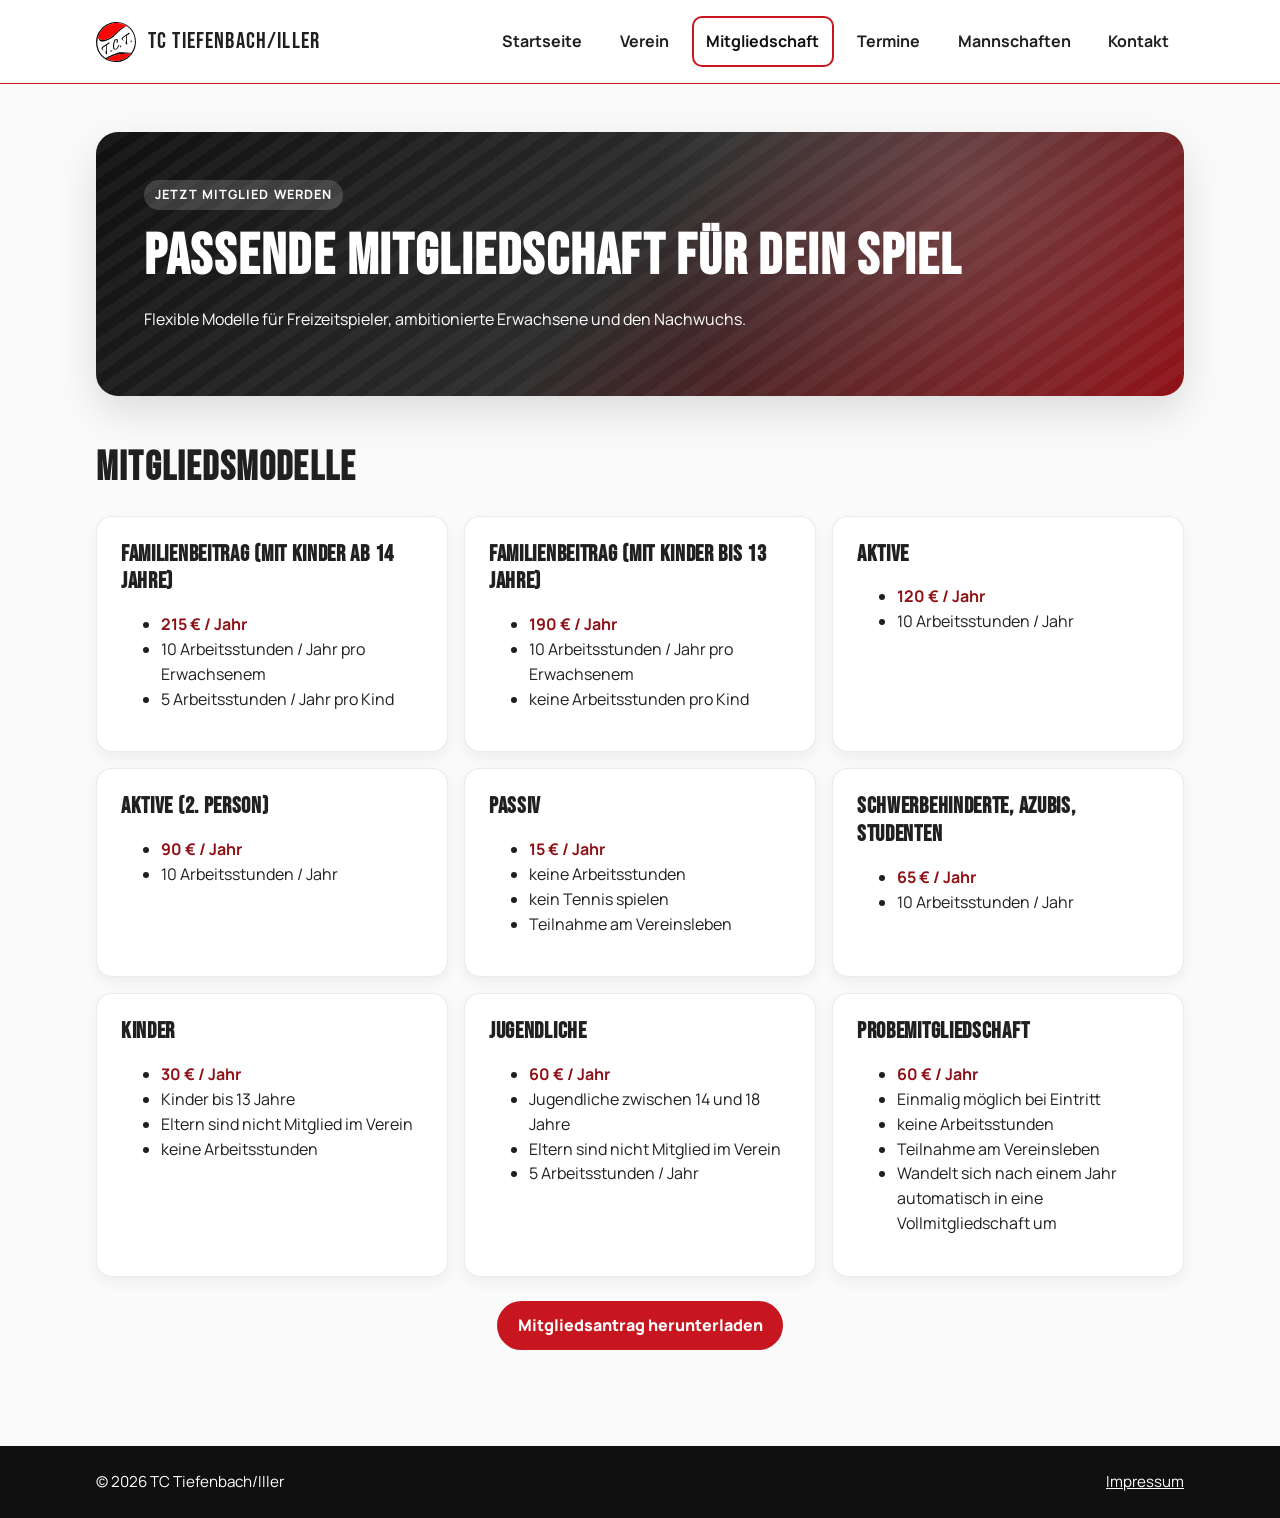
<file: membership.html>
<!doctype html>
<html lang="de">
  <head>
    <meta charset="UTF-8" />
    <meta name="viewport" content="width=device-width, initial-scale=1.0" />
    <title>TC Tiefenbach/Iller | Mitgliedschaft</title>
    <meta
      name="description"
      content="Mitgliedsmodelle und Vorteile beim TC Tiefenbach/Iller entdecken."
    />
    <link rel="preload" href="fonts/manrope-400.woff2" as="font" type="font/woff2" crossorigin="anonymous" />
    <link rel="preload" href="fonts/manrope-700.woff2" as="font" type="font/woff2" crossorigin="anonymous" />
    <link rel="preload" href="fonts/bebas-neue-400.woff2" as="font" type="font/woff2" crossorigin="anonymous" />
    <link rel="icon" href="images/tc-tiefenbach-logo-without-text.svg" type="image/svg+xml" />
    <link rel="stylesheet" href="css/style.css" />
  </head>
  <body class="membership-page">
    <a class="skip-link" href="#main-content">Zum Inhalt springen</a>
    <header class="site-header">
      <div class="header-inner">
        <a class="brand" href="index.html" aria-label="TC Tiefenbach/Iller Startseite">
          <span class="brand-mark" aria-hidden="true"></span>
          <span class="brand-text">TC Tiefenbach/Iller</span>
        </a>
        <button
          class="nav-toggle"
          type="button"
          data-nav-toggle
          aria-expanded="false"
          aria-controls="primary-nav"
        >
          Menü
        </button>
        <nav id="primary-nav" class="primary-nav" data-primary-nav aria-label="Hauptnavigation">
          <ul>
            <li><a href="index.html">Startseite</a></li>
            <li><a href="about.html">Verein</a></li>
            <li><a aria-current="page" href="membership.html">Mitgliedschaft</a></li>
            <li><a href="schedule.html">Termine</a></li>
            <li><a href="teams.html">Mannschaften</a></li>
            <li><a href="contact.html">Kontakt</a></li>
          </ul>
        </nav>
      </div>
    </header>

    <main id="main-content" class="page">
      <section class="hero reveal">
        <span class="kicker">Jetzt Mitglied werden</span>
        <h1>Passende Mitgliedschaft für dein Spiel</h1>
        <p>
          Flexible Modelle für Freizeitspieler, ambitionierte Erwachsene und den Nachwuchs.
        </p>
      </section>

      <section class="section reveal" aria-labelledby="tiers-title">
        <div class="section-header">
          <h2 id="tiers-title">Mitgliedsmodelle</h2>
        </div>
        <div class="grid three">
          <article class="card">
            <h3>Familienbeitrag (mit Kinder ab 14 Jahre)</h3>
            <ul>
              <li><strong>215 € / Jahr</strong></li>
              <li>10 Arbeitsstunden / Jahr pro Erwachsenem</li>
              <li>5 Arbeitsstunden / Jahr pro Kind</li>
            </ul>
          </article>
          <article class="card">
            <h3>Familienbeitrag (mit Kinder bis 13 Jahre)</h3>
            <ul>
              <li><strong>190 € / Jahr</strong></li>
              <li>10 Arbeitsstunden / Jahr pro Erwachsenem</li>
              <li>keine Arbeitsstunden pro Kind</li>
            </ul>
          </article>
          <article class="card">
            <h3>Aktive</h3>
            <ul>
              <li><strong>120 € / Jahr</strong></li>
              <li>10 Arbeitsstunden / Jahr</li>
            </ul>
          </article>
          <article class="card">
            <h3>Aktive (2. Person)</h3>
            <ul>
              <li><strong>90 € / Jahr</strong></li>
              <li>10 Arbeitsstunden / Jahr</li>
            </ul>
          </article>
          <article class="card">
            <h3>Passiv</h3>
            <ul>
              <li><strong>15 € / Jahr</strong></li>
              <li>keine Arbeitsstunden</li>
              <li>kein Tennis spielen</li>
              <li>Teilnahme am Vereinsleben</li>
            </ul>
          </article>
          <article class="card">
            <h3>Schwerbehinderte, Azubis, Studenten</h3>
            <ul>
              <li><strong>65 € / Jahr</strong></li>
              <li>10 Arbeitsstunden / Jahr</li>
            </ul>
          </article>
          <article class="card">
            <h3>Kinder</h3>
            <ul>
              <li><strong>30 € / Jahr</strong></li>
              <li>Kinder bis 13 Jahre</li>
              <li>Eltern sind nicht Mitglied im Verein</li>
              <li>keine Arbeitsstunden</li>
            </ul>
          </article>
          <article class="card">
            <h3>Jugendliche</h3>
            <ul>
              <li><strong>60 € / Jahr</strong></li>
              <li>Jugendliche zwischen 14 und 18 Jahre</li>
              <li>Eltern sind nicht Mitglied im Verein</li>
              <li>5 Arbeitsstunden / Jahr</li>
            </ul>
          </article>
          <article class="card">
            <h3>Probemitgliedschaft</h3>
            <ul>
              <li><strong>60 € / Jahr</strong></li>
              <li>Einmalig möglich bei Eintritt</li>
              <li>keine Arbeitsstunden</li>
              <li>Teilnahme am Vereinsleben</li>
              <li>Wandelt sich nach einem Jahr automatisch in eine Vollmitgliedschaft um</li>
            </ul>
          </article>
        </div>
        <div class="actions">
          <a class="btn btn-primary" href="downloads/Aufnahmeantrag_2022.pdf" download="Aufnahmeantrag_2022.pdf">
            Mitgliedsantrag herunterladen
          </a>
        </div>
      </section>
    </main>

    <footer class="site-footer">
      <div class="footer-inner">
        <p class="meta">© 2026 TC Tiefenbach/Iller</p>
        <p class="meta"><a href="impressum.html">Impressum</a></p>
      </div>
    </footer>
    <script src="js/main.js"></script>
  </body>
</html>
</file>
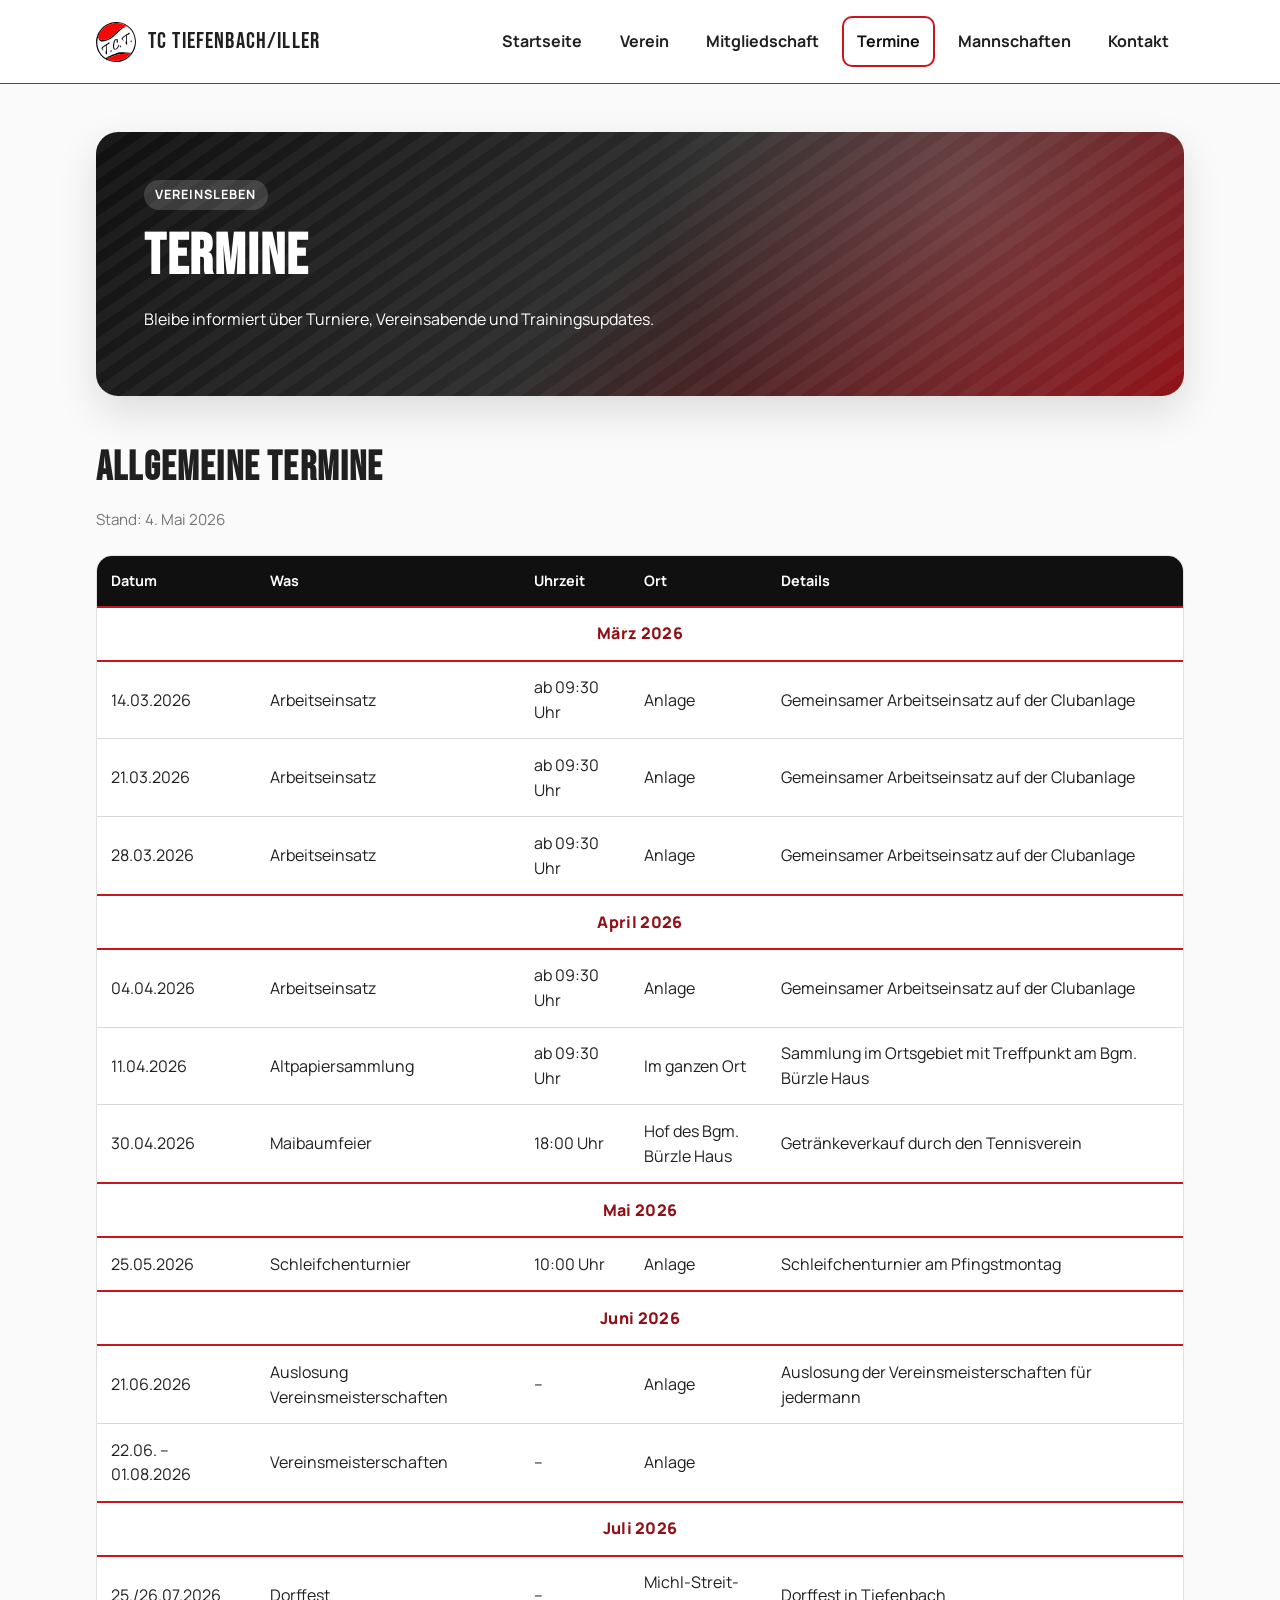
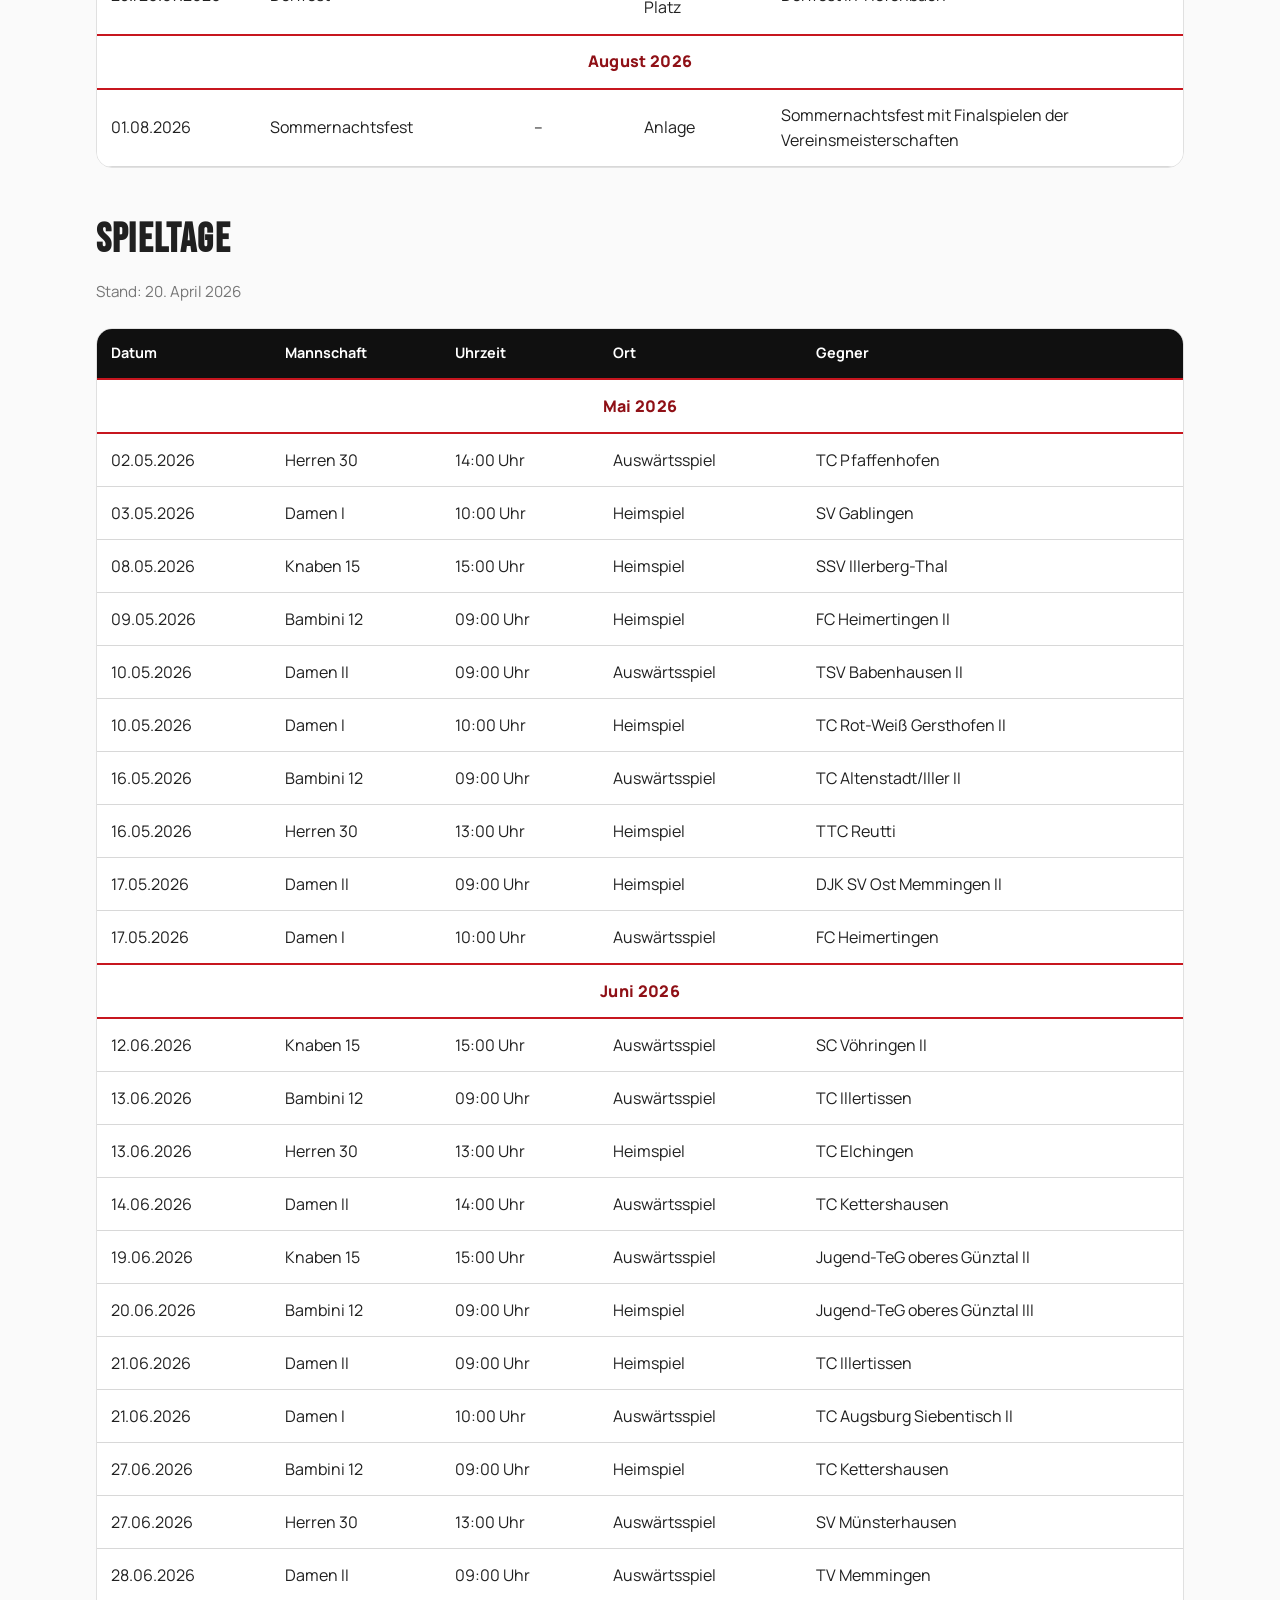
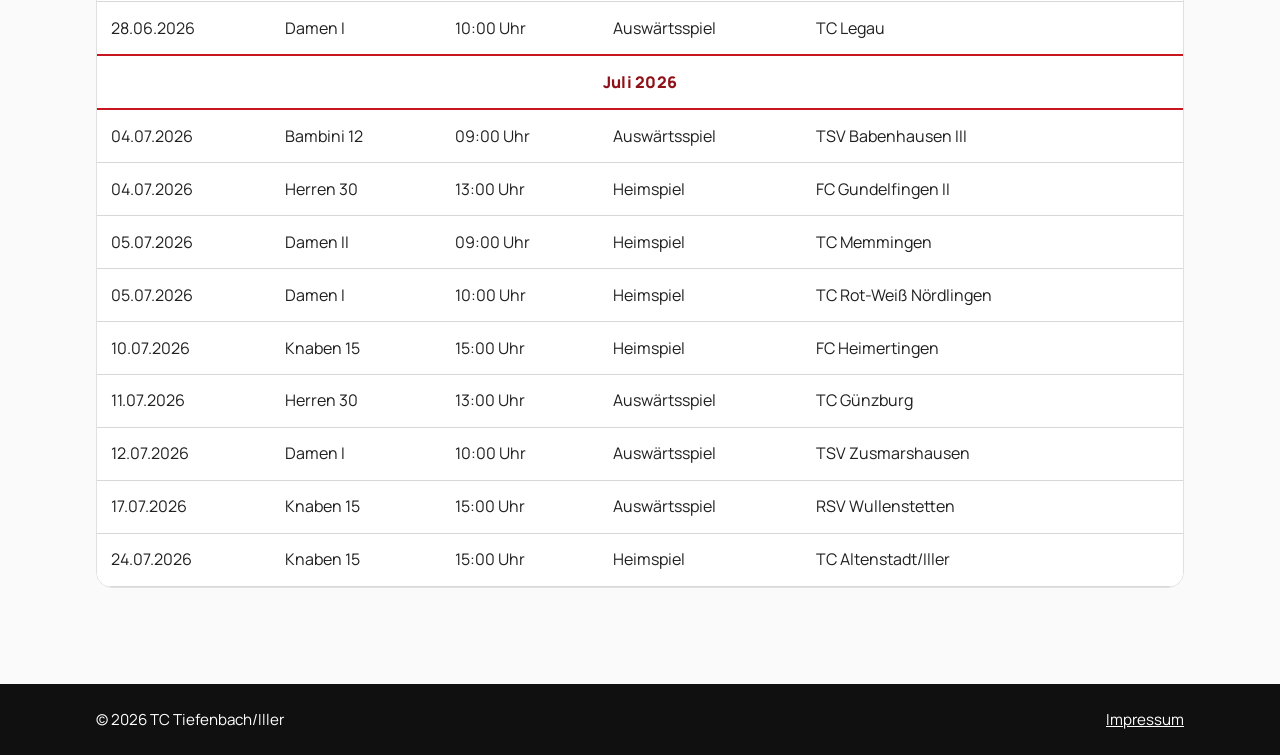
<file: schedule.html>
<!doctype html>
<html lang="de">
  <head>
    <meta charset="UTF-8" />
    <meta name="viewport" content="width=device-width, initial-scale=1.0" />
    <title>TC Tiefenbach/Iller | Termine</title>
    <meta
      name="description"
      content="Aktuelle Termine und kommende Veranstaltungen beim TC Tiefenbach/Iller."
    />
    <link rel="preload" href="fonts/manrope-400.woff2" as="font" type="font/woff2" crossorigin="anonymous" />
    <link rel="preload" href="fonts/manrope-700.woff2" as="font" type="font/woff2" crossorigin="anonymous" />
    <link rel="preload" href="fonts/bebas-neue-400.woff2" as="font" type="font/woff2" crossorigin="anonymous" />
    <link rel="icon" href="images/tc-tiefenbach-logo-without-text.svg" type="image/svg+xml" />
    <link rel="stylesheet" href="css/style.css" />
  </head>
  <body class="schedule-page">
    <a class="skip-link" href="#main-content">Zum Inhalt springen</a>
    <header class="site-header">
      <div class="header-inner">
        <a class="brand" href="index.html" aria-label="TC Tiefenbach/Iller Startseite">
          <span class="brand-mark" aria-hidden="true"></span>
          <span class="brand-text">TC Tiefenbach/Iller</span>
        </a>
        <button
          class="nav-toggle"
          type="button"
          data-nav-toggle
          aria-expanded="false"
          aria-controls="primary-nav"
        >
          Menü
        </button>
        <nav id="primary-nav" class="primary-nav" data-primary-nav aria-label="Hauptnavigation">
          <ul>
            <li><a href="index.html">Startseite</a></li>
            <li><a href="about.html">Verein</a></li>
            <li><a href="membership.html">Mitgliedschaft</a></li>
            <li><a aria-current="page" href="schedule.html">Termine</a></li>
            <li><a href="teams.html">Mannschaften</a></li>
            <li><a href="contact.html">Kontakt</a></li>
          </ul>
        </nav>
      </div>
    </header>

    <main id="main-content" class="page">
      <section class="hero reveal">
        <span class="kicker">Vereinsleben</span>
        <h1>Termine</h1>
        <p>Bleibe informiert über Turniere, Vereinsabende und Trainingsupdates.</p>
      </section>

      <section class="section reveal" aria-labelledby="events-title">
        <div class="section-header">
          <h2 id="events-title">Allgemeine Termine</h2>
          <p class="meta">Stand: 4. Mai 2026</p>
        </div>
        <div class="table-wrap">
          <table>
            <thead>
              <tr>
                <th>Datum</th>
                <th>Was</th>
                <th>Uhrzeit</th>
                <th>Ort</th>
                <th>Details</th>
              </tr>
            </thead>
            <tbody>
              <tr class="month-break">
                <td colspan="5">März 2026</td>
              </tr>
              <tr data-event-date="2026-03-14T09:30:00">
                <td>14.03.2026</td>
                <td>Arbeitseinsatz</td>
                <td>ab 09:30 Uhr</td>
                <td>Anlage</td>
                <td>Gemeinsamer Arbeitseinsatz auf der Clubanlage</td>
              </tr>
              <tr data-event-date="2026-03-21T09:30:00">
                <td>21.03.2026</td>
                <td>Arbeitseinsatz</td>
                <td>ab 09:30 Uhr</td>
                <td>Anlage</td>
                <td>Gemeinsamer Arbeitseinsatz auf der Clubanlage</td>
              </tr>
              <tr data-event-date="2026-03-28T09:30:00">
                <td>28.03.2026</td>
                <td>Arbeitseinsatz</td>
                <td>ab 09:30 Uhr</td>
                <td>Anlage</td>
                <td>Gemeinsamer Arbeitseinsatz auf der Clubanlage</td>
              </tr>
              <tr class="month-break">
                <td colspan="5">April 2026</td>
              </tr>
              <tr data-event-date="2026-04-04T09:30:00">
                <td>04.04.2026</td>
                <td>Arbeitseinsatz</td>
                <td>ab 09:30 Uhr</td>
                <td>Anlage</td>
                <td>Gemeinsamer Arbeitseinsatz auf der Clubanlage</td>
              </tr>
              <tr data-event-date="2026-04-11T09:30:00">
                <td>11.04.2026</td>
                <td>Altpapiersammlung</td>
                <td>ab 09:30 Uhr</td>
                <td>Im ganzen Ort</td>
                <td>Sammlung im Ortsgebiet mit Treffpunkt am Bgm. Bürzle Haus</td>
              </tr>
              <tr data-event-date="2026-04-30T18:00:00">
                <td>30.04.2026</td>
                <td>Maibaumfeier</td>
                <td>18:00 Uhr</td>
                <td>Hof des Bgm.<br>Bürzle Haus</td>
                <td>Getränkeverkauf durch den Tennisverein</td>
              </tr>
              <tr class="month-break">
                <td colspan="5">Mai 2026</td>
              </tr>
              <tr data-event-date="2026-05-25T10:00:00">
                <td>25.05.2026</td>
                <td>Schleifchenturnier</td>
                <td>10:00 Uhr</td>
                <td>Anlage</td>
                <td>Schleifchenturnier am Pfingstmontag</td>
              </tr>
              <tr class="month-break">
                <td colspan="5">Juni 2026</td>
              </tr>
              <tr data-event-date="2026-06-21T00:00:00">
                <td>21.06.2026</td>
                <td>Auslosung Vereinsmeisterschaften</td>
                <td>–</td>
                <td>Anlage</td>
                <td>Auslosung der Vereinsmeisterschaften für jedermann</td>
              </tr>
              <tr data-event-date="2026-06-22T00:00:00">
                <td>22.06. – 01.08.2026</td>
                <td>Vereinsmeisterschaften</td>
                <td>–</td>
                <td>Anlage</td>
                <td></td>
              </tr>
              <tr class="month-break">
                <td colspan="5">Juli 2026</td>
              </tr>
              <tr data-event-date="2026-07-25T00:00:00">
                <td>25./26.07.2026</td>
                <td>Dorffest</td>
                <td>–</td>
                <td>Michl-Streit-Platz</td>
                <td>Dorffest in Tiefenbach</td>
              </tr>
              <tr class="month-break">
                <td colspan="5">August 2026</td>
              </tr>
              <tr data-event-date="2026-08-01T00:00:00">
                <td>01.08.2026</td>
                <td>Sommernachtsfest</td>
                <td>–</td>
                <td>Anlage</td>
                <td>Sommernachtsfest mit Finalspielen der Vereinsmeisterschaften</td>
              </tr>
            </tbody>
          </table>
        </div>
      </section>

      <section class="section reveal" aria-labelledby="matchdays-title">
        <div class="section-header">
          <h2 id="matchdays-title">Spieltage</h2>
          <p class="meta">Stand: 20. April 2026</p>
        </div>
        <div class="table-wrap">
          <table id="events-calendar">
            <thead>
              <tr>
                <th>Datum</th>
                <th>Mannschaft</th>
                <th>Uhrzeit</th>
                <th>Ort</th>
                <th>Gegner</th>
              </tr>
            </thead>
            <tbody>
              <tr class="month-break">
                <td colspan="5">Mai 2026</td>
              </tr>
              <tr data-event-date="2026-05-02T14:00:00">
                <td>02.05.2026</td>
                <td>Herren 30</td>
                <td>14:00 Uhr</td>
                <td>Auswärtsspiel</td>
                <td>TC Pfaffenhofen</td>
              </tr>
              <tr data-event-date="2026-05-03T10:00:00">
                <td>03.05.2026</td>
                <td>Damen I</td>
                <td>10:00 Uhr</td>
                <td>Heimspiel</td>
                <td>SV Gablingen</td>
              </tr>
              <tr data-event-date="2026-05-08T15:00:00">
                <td>08.05.2026</td>
                <td>Knaben 15</td>
                <td>15:00 Uhr</td>
                <td>Heimspiel</td>
                <td>SSV Illerberg-Thal</td>
              </tr>
              <tr data-event-date="2026-05-09T09:00:00">
                <td>09.05.2026</td>
                <td>Bambini 12</td>
                <td>09:00 Uhr</td>
                <td>Heimspiel</td>
                <td>FC Heimertingen II</td>
              </tr>
              <tr data-event-date="2026-05-10T09:00:00">
                <td>10.05.2026</td>
                <td>Damen II</td>
                <td>09:00 Uhr</td>
                <td>Auswärtsspiel</td>
                <td>TSV Babenhausen II</td>
              </tr>
              <tr data-event-date="2026-05-10T10:00:00">
                <td>10.05.2026</td>
                <td>Damen I</td>
                <td>10:00 Uhr</td>
                <td>Heimspiel</td>
                <td>TC Rot-Weiß Gersthofen II</td>
              </tr>
              <tr data-event-date="2026-05-16T09:00:00">
                <td>16.05.2026</td>
                <td>Bambini 12</td>
                <td>09:00 Uhr</td>
                <td>Auswärtsspiel</td>
                <td>TC Altenstadt/Iller II</td>
              </tr>
              <tr data-event-date="2026-05-16T13:00:00">
                <td>16.05.2026</td>
                <td>Herren 30</td>
                <td>13:00 Uhr</td>
                <td>Heimspiel</td>
                <td>TTC Reutti</td>
              </tr>
              <tr data-event-date="2026-05-17T09:00:00">
                <td>17.05.2026</td>
                <td>Damen II</td>
                <td>09:00 Uhr</td>
                <td>Heimspiel</td>
                <td>DJK SV Ost Memmingen II</td>
              </tr>
              <tr data-event-date="2026-05-17T10:00:00">
                <td>17.05.2026</td>
                <td>Damen I</td>
                <td>10:00 Uhr</td>
                <td>Auswärtsspiel</td>
                <td>FC Heimertingen</td>
              </tr>
              <tr class="month-break">
                <td colspan="5">Juni 2026</td>
              </tr>
              <tr data-event-date="2026-06-12T15:00:00">
                <td>12.06.2026</td>
                <td>Knaben 15</td>
                <td>15:00 Uhr</td>
                <td>Auswärtsspiel</td>
                <td>SC Vöhringen II</td>
              </tr>
              <tr data-event-date="2026-06-13T09:00:00">
                <td>13.06.2026</td>
                <td>Bambini 12</td>
                <td>09:00 Uhr</td>
                <td>Auswärtsspiel</td>
                <td>TC Illertissen</td>
              </tr>
              <tr data-event-date="2026-06-13T13:00:00">
                <td>13.06.2026</td>
                <td>Herren 30</td>
                <td>13:00 Uhr</td>
                <td>Heimspiel</td>
                <td>TC Elchingen</td>
              </tr>
              <tr data-event-date="2026-06-14T14:00:00">
                <td>14.06.2026</td>
                <td>Damen II</td>
                <td>14:00 Uhr</td>
                <td>Auswärtsspiel</td>
                <td>TC Kettershausen</td>
              </tr>
              <tr data-event-date="2026-06-19T15:00:00">
                <td>19.06.2026</td>
                <td>Knaben 15</td>
                <td>15:00 Uhr</td>
                <td>Auswärtsspiel</td>
                <td>Jugend-TeG oberes Günztal II</td>
              </tr>
              <tr data-event-date="2026-06-20T09:00:00">
                <td>20.06.2026</td>
                <td>Bambini 12</td>
                <td>09:00 Uhr</td>
                <td>Heimspiel</td>
                <td>Jugend-TeG oberes Günztal III</td>
              </tr>
              <tr data-event-date="2026-06-21T09:00:00">
                <td>21.06.2026</td>
                <td>Damen II</td>
                <td>09:00 Uhr</td>
                <td>Heimspiel</td>
                <td>TC Illertissen</td>
              </tr>
              <tr data-event-date="2026-06-21T10:00:00">
                <td>21.06.2026</td>
                <td>Damen I</td>
                <td>10:00 Uhr</td>
                <td>Auswärtsspiel</td>
                <td>TC Augsburg Siebentisch II</td>
              </tr>
              <tr data-event-date="2026-06-27T09:00:00">
                <td>27.06.2026</td>
                <td>Bambini 12</td>
                <td>09:00 Uhr</td>
                <td>Heimspiel</td>
                <td>TC Kettershausen</td>
              </tr>
              <tr data-event-date="2026-06-27T13:00:00">
                <td>27.06.2026</td>
                <td>Herren 30</td>
                <td>13:00 Uhr</td>
                <td>Auswärtsspiel</td>
                <td>SV Münsterhausen</td>
              </tr>
              <tr data-event-date="2026-06-28T09:00:00">
                <td>28.06.2026</td>
                <td>Damen II</td>
                <td>09:00 Uhr</td>
                <td>Auswärtsspiel</td>
                <td>TV Memmingen</td>
              </tr>
              <tr data-event-date="2026-06-28T10:00:00">
                <td>28.06.2026</td>
                <td>Damen I</td>
                <td>10:00 Uhr</td>
                <td>Auswärtsspiel</td>
                <td>TC Legau</td>
              </tr>
              <tr class="month-break">
                <td colspan="5">Juli 2026</td>
              </tr>
              <tr data-event-date="2026-07-04T09:00:00">
                <td>04.07.2026</td>
                <td>Bambini 12</td>
                <td>09:00 Uhr</td>
                <td>Auswärtsspiel</td>
                <td>TSV Babenhausen III</td>
              </tr>
              <tr data-event-date="2026-07-04T13:00:00">
                <td>04.07.2026</td>
                <td>Herren 30</td>
                <td>13:00 Uhr</td>
                <td>Heimspiel</td>
                <td>FC Gundelfingen II</td>
              </tr>
              <tr data-event-date="2026-07-05T09:00:00">
                <td>05.07.2026</td>
                <td>Damen II</td>
                <td>09:00 Uhr</td>
                <td>Heimspiel</td>
                <td>TC Memmingen</td>
              </tr>
              <tr data-event-date="2026-07-05T10:00:00">
                <td>05.07.2026</td>
                <td>Damen I</td>
                <td>10:00 Uhr</td>
                <td>Heimspiel</td>
                <td>TC Rot-Weiß Nördlingen</td>
              </tr>
              <tr data-event-date="2026-07-10T15:00:00">
                <td>10.07.2026</td>
                <td>Knaben 15</td>
                <td>15:00 Uhr</td>
                <td>Heimspiel</td>
                <td>FC Heimertingen</td>
              </tr>
              <tr data-event-date="2026-07-11T13:00:00">
                <td>11.07.2026</td>
                <td>Herren 30</td>
                <td>13:00 Uhr</td>
                <td>Auswärtsspiel</td>
                <td>TC Günzburg</td>
              </tr>
              <tr data-event-date="2026-07-12T10:00:00">
                <td>12.07.2026</td>
                <td>Damen I</td>
                <td>10:00 Uhr</td>
                <td>Auswärtsspiel</td>
                <td>TSV Zusmarshausen</td>
              </tr>
              <tr data-event-date="2026-07-17T15:00:00">
                <td>17.07.2026</td>
                <td>Knaben 15</td>
                <td>15:00 Uhr</td>
                <td>Auswärtsspiel</td>
                <td>RSV Wullenstetten</td>
              </tr>
              <tr data-event-date="2026-07-24T15:00:00">
                <td>24.07.2026</td>
                <td>Knaben 15</td>
                <td>15:00 Uhr</td>
                <td>Heimspiel</td>
                <td>TC Altenstadt/Iller</td>
              </tr>
            </tbody>
          </table>
        </div>
      </section>
    </main>

    <footer class="site-footer">
      <div class="footer-inner">
        <p class="meta">© 2026 TC Tiefenbach/Iller</p>
        <p class="meta"><a href="impressum.html">Impressum</a></p>
      </div>
    </footer>
    <script src="js/main.js"></script>
  </body>
</html>
</file>
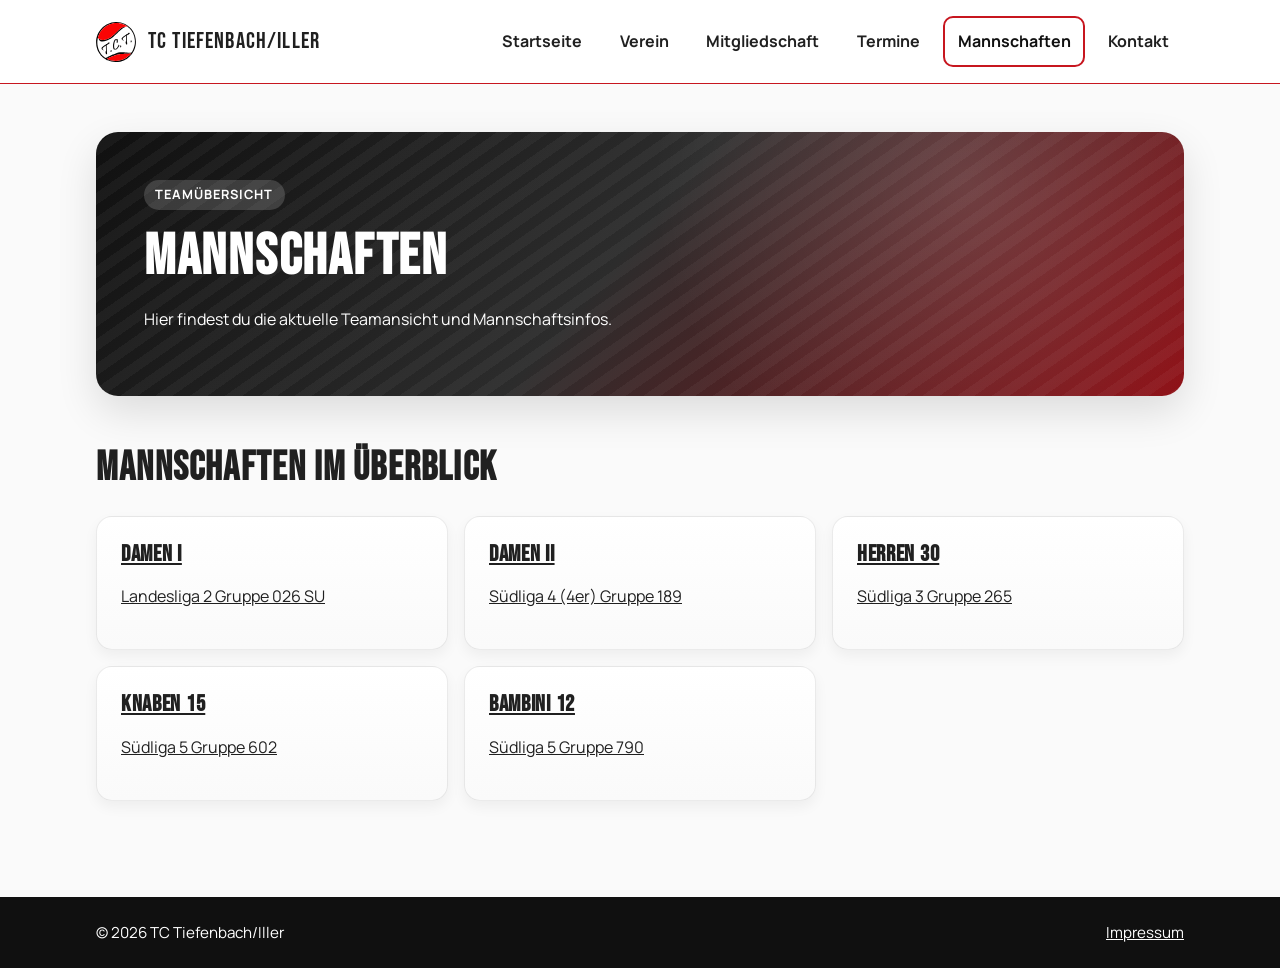
<file: teams.html>
<!doctype html>
<html lang="de">
  <head>
    <meta charset="UTF-8" />
    <meta name="viewport" content="width=device-width, initial-scale=1.0" />
    <title>TC Tiefenbach/Iller | Mannschaften</title>
    <meta
      name="description"
      content="Mannschaften und Teamansicht des TC Tiefenbach/Iller."
    />
    <link rel="preload" href="fonts/manrope-400.woff2" as="font" type="font/woff2" crossorigin="anonymous" />
    <link rel="preload" href="fonts/manrope-700.woff2" as="font" type="font/woff2" crossorigin="anonymous" />
    <link rel="preload" href="fonts/bebas-neue-400.woff2" as="font" type="font/woff2" crossorigin="anonymous" />
    <link rel="icon" href="images/tc-tiefenbach-logo-without-text.svg" type="image/svg+xml" />
    <link rel="stylesheet" href="css/style.css" />
  </head>
  <body class="home-page">
    <a class="skip-link" href="#main-content">Zum Inhalt springen</a>
    <header class="site-header">
      <div class="header-inner">
        <a class="brand" href="index.html" aria-label="TC Tiefenbach/Iller Startseite">
          <span class="brand-mark" aria-hidden="true"></span>
          <span class="brand-text">TC Tiefenbach/Iller</span>
        </a>
        <button
          class="nav-toggle"
          type="button"
          data-nav-toggle
          aria-expanded="false"
          aria-controls="primary-nav"
        >
          Menü
        </button>
        <nav id="primary-nav" class="primary-nav" data-primary-nav aria-label="Hauptnavigation">
          <ul>
            <li><a href="index.html">Startseite</a></li>
            <li><a href="about.html">Verein</a></li>
            <li><a href="membership.html">Mitgliedschaft</a></li>
            <li><a href="schedule.html">Termine</a></li>
            <li><a aria-current="page" href="teams.html">Mannschaften</a></li>
            <li><a href="contact.html">Kontakt</a></li>
          </ul>
        </nav>
      </div>
    </header>

    <main id="main-content" class="page">
      <section class="hero reveal">
        <span class="kicker">Teamübersicht</span>
        <h1>Mannschaften</h1>
        <p>Hier findest du die aktuelle Teamansicht und Mannschaftsinfos.</p>
      </section>

      <section class="section reveal" aria-labelledby="teams-title">
        <div class="section-header">
          <h2 id="teams-title">Mannschaften im Überblick</h2>
        </div>
        <div class="grid three">
          <a
            class="card card-muted"
            href="https://www.btv.de/de/spielbetrieb/tabelle-spielplan.html?groupid=2165584"
            target="_blank"
            rel="noopener noreferrer"
            aria-label="Damen I Spielplan öffnen"
          >
            <h3>Damen I</h3>
            <p>Landesliga 2 Gruppe 026 SU</p>
          </a>
          <a
            class="card card-muted"
            href="https://www.btv.de/de/spielbetrieb/tabelle-spielplan.html?groupid=2216069"
            target="_blank"
            rel="noopener noreferrer"
            aria-label="Damen II Spielplan öffnen"
          >
            <h3>Damen II</h3>
            <p>Südliga 4 (4er) Gruppe 189</p>
          </a>
          <a
            class="card card-muted"
            href="https://www.btv.de/de/spielbetrieb/tabelle-spielplan.html?groupid=2216147"
            target="_blank"
            rel="noopener noreferrer"
            aria-label="Herren 30 Spielplan öffnen"
          >
            <h3>Herren 30</h3>
            <p>Südliga 3 Gruppe 265</p>
          </a>
          <a
            class="card card-muted"
            href="https://www.btv.de/de/spielbetrieb/tabelle-spielplan.html?groupid=2216480"
            target="_blank"
            rel="noopener noreferrer"
            aria-label="Knaben 15 Spielplan öffnen"
          >
            <h3>Knaben 15</h3>
            <p>Südliga 5 Gruppe 602</p>
          </a>
          <a
            class="card card-muted"
            href="https://www.btv.de/de/spielbetrieb/tabelle-spielplan.html?groupid=2216667"
            target="_blank"
            rel="noopener noreferrer"
            aria-label="Bambini 12 Spielplan öffnen"
          >
            <h3>Bambini 12</h3>
            <p>Südliga 5 Gruppe 790</p>
          </a>
        </div>
      </section>
    </main>

    <footer class="site-footer">
      <div class="footer-inner">
        <p class="meta">© 2026 TC Tiefenbach/Iller</p>
        <p class="meta"><a href="impressum.html">Impressum</a></p>
      </div>
    </footer>
    <script src="js/main.js"></script>
  </body>
</html>
</file>
<file: css/style.css>
@font-face {
  font-family: "Manrope";
  src: url("../fonts/manrope-400.woff2") format("woff2");
  font-weight: 400;
  font-style: normal;
  font-display: swap;
}

@font-face {
  font-family: "Manrope";
  src: url("../fonts/manrope-600.woff2") format("woff2");
  font-weight: 600;
  font-style: normal;
  font-display: swap;
}

@font-face {
  font-family: "Manrope";
  src: url("../fonts/manrope-700.woff2") format("woff2");
  font-weight: 700;
  font-style: normal;
  font-display: swap;
}

@font-face {
  font-family: "Manrope";
  src: url("../fonts/manrope-800.woff2") format("woff2");
  font-weight: 800;
  font-style: normal;
  font-display: swap;
}

@font-face {
  font-family: "Bebas Neue";
  src: url("../fonts/bebas-neue-400.woff2") format("woff2");
  font-weight: 400;
  font-style: normal;
  font-display: swap;
}

:root {
  --color-red: #c7161f;
  --color-red-dark: #8f1016;
  --color-red-soft: #f9d8da;
  --color-white: #ffffff;
  --color-black: #101010;
  --color-ink: #202020;
  --color-gray-100: #f4f4f4;
  --color-gray-300: #d8d8d8;
  --color-gray-500: #767676;
  --shadow-soft: 0 16px 40px rgb(0 0 0 / 0.12);
  --radius: 16px;
  --radius-sm: 10px;
  --container: 1120px;
  --space-1: 0.5rem;
  --space-2: 0.75rem;
  --space-3: 1rem;
  --space-4: 1.5rem;
  --space-5: 2rem;
  --space-6: 3rem;
}

* {
  box-sizing: border-box;
}

html {
  scroll-behavior: smooth;
}

body {
  margin: 0;
  min-height: 100vh;
  color: var(--color-ink);
  background: #ffffff;
  font-family: "Manrope", "Segoe UI", sans-serif;
  line-height: 1.55;
}

.home-page {
  background: #fafafa;
}

.about-page {
  background: #fafafa;
}

.schedule-page {
  background: #fafafa;
}

.membership-page {
  background: #fafafa;
}

.membership-page .actions {
  justify-content: center;
}

.news-page {
  background: #fafafa;
}

.contact-page {
  background: #fafafa;
}

a {
  color: inherit;
}

img {
  max-width: 100%;
  display: block;
}

.skip-link {
  position: absolute;
  left: -999px;
  top: 8px;
  z-index: 999;
  background: var(--color-black);
  color: var(--color-white);
  padding: var(--space-2) var(--space-3);
  border-radius: var(--radius-sm);
}

.skip-link:focus {
  left: 8px;
}

.site-header {
  position: sticky;
  top: 0;
  z-index: 50;
  border-bottom: 1px solid var(--color-red);
  backdrop-filter: blur(8px);
  background: rgb(255 255 255 / 0.92);
}

.header-inner {
  max-width: var(--container);
  margin: 0 auto;
  padding: var(--space-3);
  display: flex;
  align-items: center;
  justify-content: space-between;
  gap: var(--space-3);
}

.brand {
  display: flex;
  align-items: center;
  gap: var(--space-2);
  text-decoration: none;
}

.brand-mark {
  width: 40px;
  height: 40px;
  background-image: url("../images/tc-tiefenbach-logo-without-text.svg");
  background-size: contain;
  background-position: center;
  background-repeat: no-repeat;
}

.brand-text {
  font-family: "Bebas Neue", "Trebuchet MS", sans-serif;
  font-size: 1.45rem;
  letter-spacing: 0.05em;
}

.nav-toggle {
  border: 1px solid var(--color-black);
  background: var(--color-white);
  border-radius: 999px;
  padding: 0.55rem 0.85rem;
  color: var(--color-black);
  font-weight: 700;
}

.primary-nav {
  position: absolute;
  left: 0;
  right: 0;
  top: calc(100% + 1px);
  background: var(--color-white);
  border-bottom: 1px solid rgb(0 0 0 / 0.08);
  padding: var(--space-3) var(--space-3) var(--space-3);
  display: none;
}

.primary-nav.is-open {
  display: block;
}

.primary-nav ul {
  list-style: none;
  margin: 0;
  padding: 0;
  display: grid;
  gap: var(--space-1);
}

.primary-nav a {
  display: block;
  padding: 0.7rem 0.8rem;
  text-decoration: none;
  border-radius: var(--radius-sm);
  font-weight: 700;
  border: 2px solid transparent;
}

.primary-nav a:hover,
.primary-nav a:focus-visible {
  background: var(--color-gray-100);
  color: var(--color-black);
}

.primary-nav a[aria-current="page"] {
  background: transparent;
  border-color: var(--color-red);
  color: var(--color-black);
}

.page {
  max-width: var(--container);
  margin: 0 auto;
  padding: var(--space-5) var(--space-3) var(--space-6);
}

.hero {
  background:
    linear-gradient(130deg, var(--color-black), #2c2c2c 48%, var(--color-red-dark));
  color: var(--color-white);
  border-radius: calc(var(--radius) + 6px);
  padding: var(--space-5);
  box-shadow: var(--shadow-soft);
  overflow: hidden;
  position: relative;
}

.hero::after {
  content: "";
  position: absolute;
  inset: 0;
  background:
    radial-gradient(circle at 80% 20%, rgb(255 255 255 / 0.14), transparent 35%),
    repeating-linear-gradient(
      145deg,
      transparent,
      transparent 10px,
      rgb(255 255 255 / 0.04) 10px,
      rgb(255 255 255 / 0.04) 20px
    );
  pointer-events: none;
}

.hero > * {
  position: relative;
  z-index: 1;
}

.kicker {
  display: inline-block;
  margin-bottom: var(--space-2);
  padding: 0.3rem 0.7rem;
  border-radius: 999px;
  background: rgb(255 255 255 / 0.16);
  font-size: 0.8rem;
  font-weight: 700;
  letter-spacing: 0.08em;
  text-transform: uppercase;
}

h1,
h2,
h3 {
  margin: 0 0 var(--space-3);
  line-height: 1.2;
  font-family: "Bebas Neue", "Trebuchet MS", sans-serif;
  letter-spacing: 0.03em;
}

h1 {
  font-size: clamp(2.1rem, 9vw, 3.6rem);
}

h2 {
  font-size: clamp(1.7rem, 6vw, 2.5rem);
}

h3 {
  font-size: 1.45rem;
}

p {
  margin-top: 0;
  margin-bottom: var(--space-3);
}

.actions {
  display: flex;
  flex-wrap: wrap;
  gap: var(--space-2);
  margin-top: var(--space-4);
}

.btn {
  display: inline-flex;
  align-items: center;
  justify-content: center;
  min-height: 44px;
  border-radius: 999px;
  text-decoration: none;
  font-weight: 800;
  padding: 0.65rem 1.15rem;
  border: 2px solid transparent;
  transition: transform 0.2s ease, background-color 0.2s ease, border-color 0.2s ease;
}

.btn:focus-visible,
.nav-toggle:focus-visible,
a:focus-visible {
  outline: 3px solid var(--color-red);
  outline-offset: 2px;
}

.btn:hover {
  transform: translateY(-1px);
}

.btn-primary {
  background: var(--color-red);
  color: var(--color-white);
}

.btn-primary:hover {
  background: var(--color-red-dark);
}

.btn-secondary {
  background: transparent;
  color: var(--color-black);
  border-color: var(--color-black);
}

.section {
  margin-top: var(--space-6);
}

.section-header {
  margin-bottom: var(--space-4);
}

.grid {
  display: grid;
  gap: var(--space-3);
}

.card {
  background: var(--color-white);
  border: 1px solid rgb(0 0 0 / 0.08);
  border-radius: var(--radius);
  padding: var(--space-4);
  box-shadow: 0 6px 14px rgb(0 0 0 / 0.05);
}

.card strong {
  color: var(--color-red-dark);
}

.card-muted {
  background: linear-gradient(180deg, #fff, #fafafa);
}

.table-wrap {
  overflow-x: auto;
  border-radius: var(--radius);
  border: 1px solid rgb(0 0 0 / 0.1);
}

table {
  width: 100%;
  border-collapse: collapse;
  min-width: 560px;
  background: var(--color-white);
}

th,
td {
  padding: 0.85rem;
  text-align: left;
  border-bottom: 1px solid var(--color-gray-300);
}

th {
  background: var(--color-black);
  color: var(--color-white);
  font-size: 0.9rem;
}

tr.next-event td {
  background: rgb(199 22 31 / 0.08);
  border-top: 2px solid var(--color-red);
  border-bottom: 2px solid var(--color-red);
}

.month-break td {
  background: var(--color-white);
  color: var(--color-red-dark);
  font-weight: 800;
  letter-spacing: 0.02em;
  text-align: center;
  border-top: 2px solid var(--color-red);
  border-bottom: 2px solid var(--color-red);
}

.meta {
  color: var(--color-gray-500);
  font-size: 0.95rem;
}

.site-footer {
  background: var(--color-black);
  color: var(--color-white);
  margin-top: var(--space-6);
}

.site-footer .meta,
.site-footer a {
  color: var(--color-white);
}

.footer-inner {
  max-width: var(--container);
  margin: 0 auto;
  padding: var(--space-4) var(--space-3);
  display: flex;
  align-items: center;
  justify-content: space-between;
  flex-wrap: nowrap;
  gap: var(--space-3);
}

.footer-inner .meta {
  margin: 0;
}

.reveal {
  opacity: 0;
  transform: translateY(18px);
}

.reveal.in-view {
  opacity: 1;
  transform: translateY(0);
  transition: opacity 0.45s ease, transform 0.45s ease;
}

@media (min-width: 640px) {
  .grid.two {
    grid-template-columns: repeat(2, minmax(0, 1fr));
  }

  .hero {
    padding: var(--space-6);
  }
}

@media (min-width: 960px) {
  .nav-toggle {
    display: none;
  }

  .primary-nav {
    position: static;
    display: block;
    padding: 0;
    border: 0;
    background: transparent;
  }

  .primary-nav ul {
    display: flex;
    gap: var(--space-1);
  }

  .page {
    padding-top: var(--space-6);
  }

  .grid.three {
    grid-template-columns: repeat(3, minmax(0, 1fr));
  }

  .footer-inner {
    gap: var(--space-4);
  }
}

@media (prefers-reduced-motion: reduce) {
  html {
    scroll-behavior: auto;
  }

  *,
  *::before,
  *::after {
    animation-duration: 0.01ms !important;
    animation-iteration-count: 1 !important;
    transition-duration: 0.01ms !important;
    scroll-behavior: auto !important;
  }

  .reveal,
  .reveal.in-view {
    opacity: 1;
    transform: none;
  }
}
</file>
